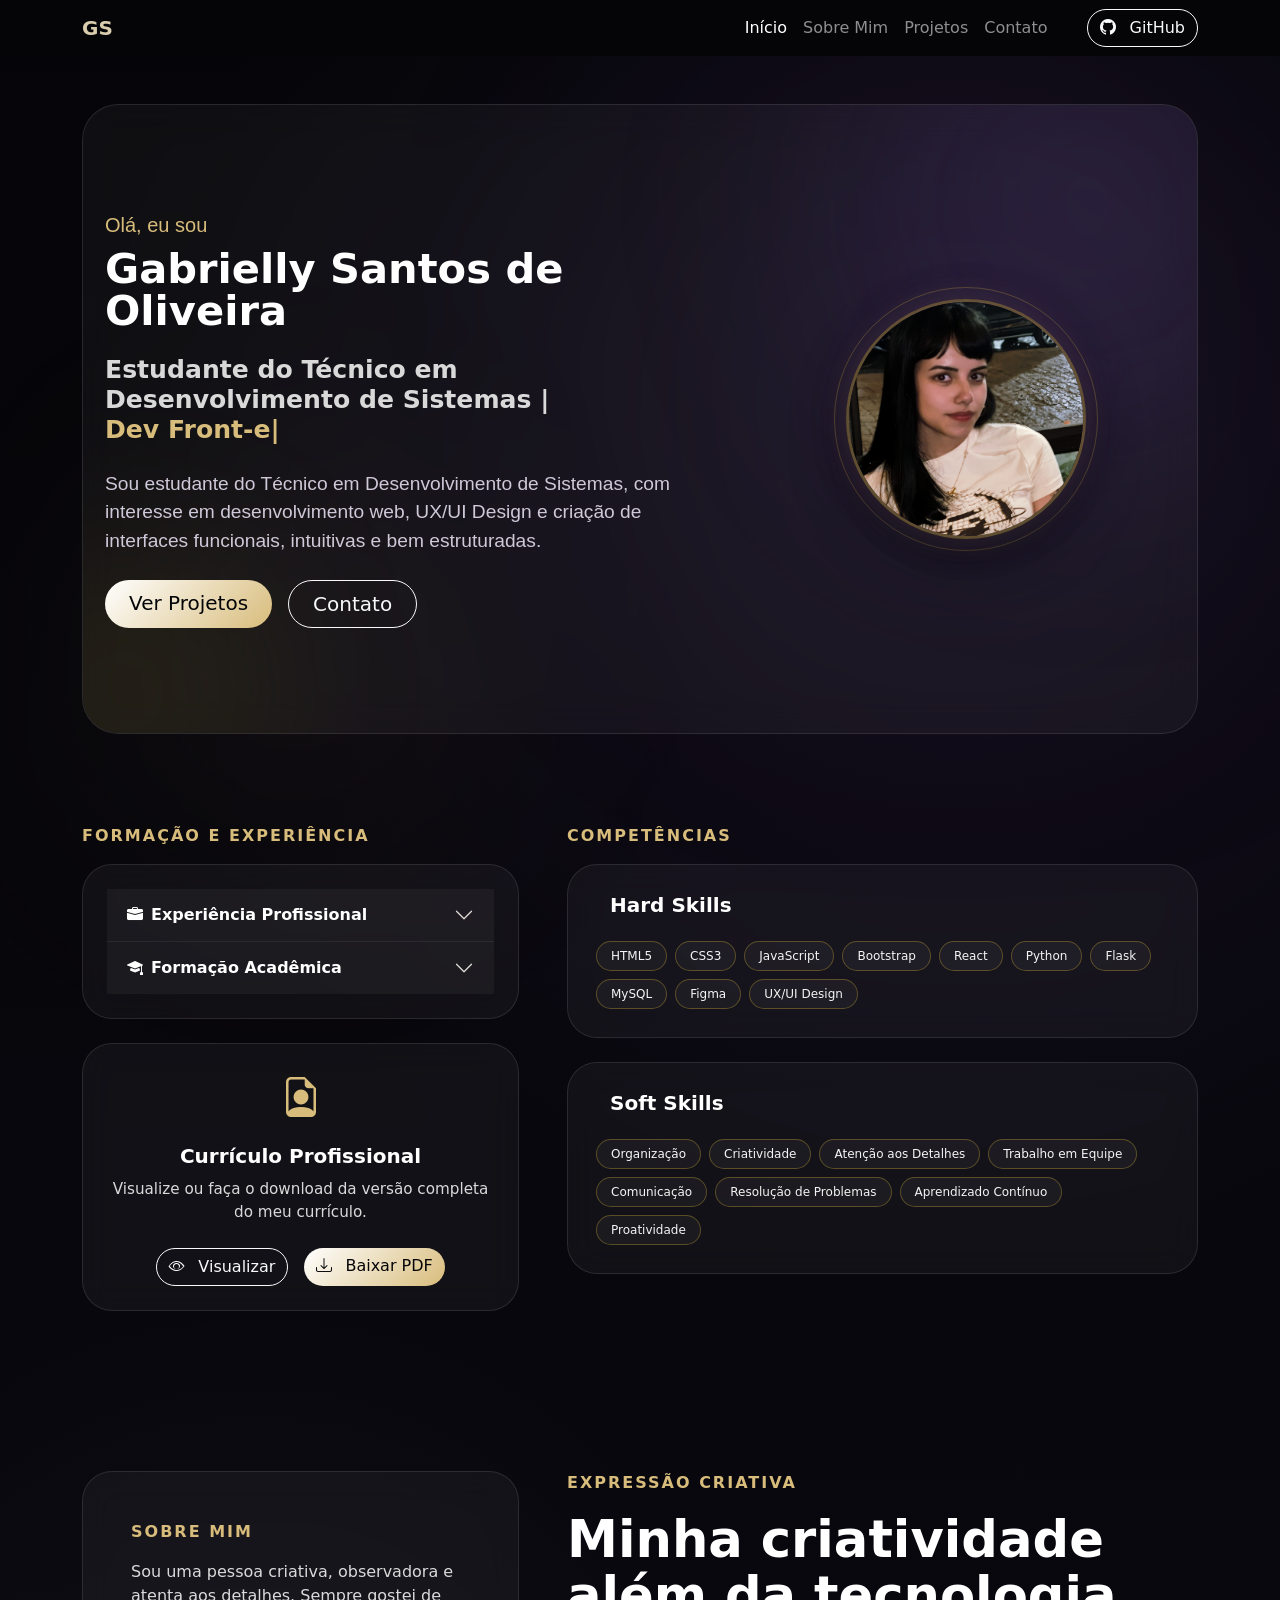
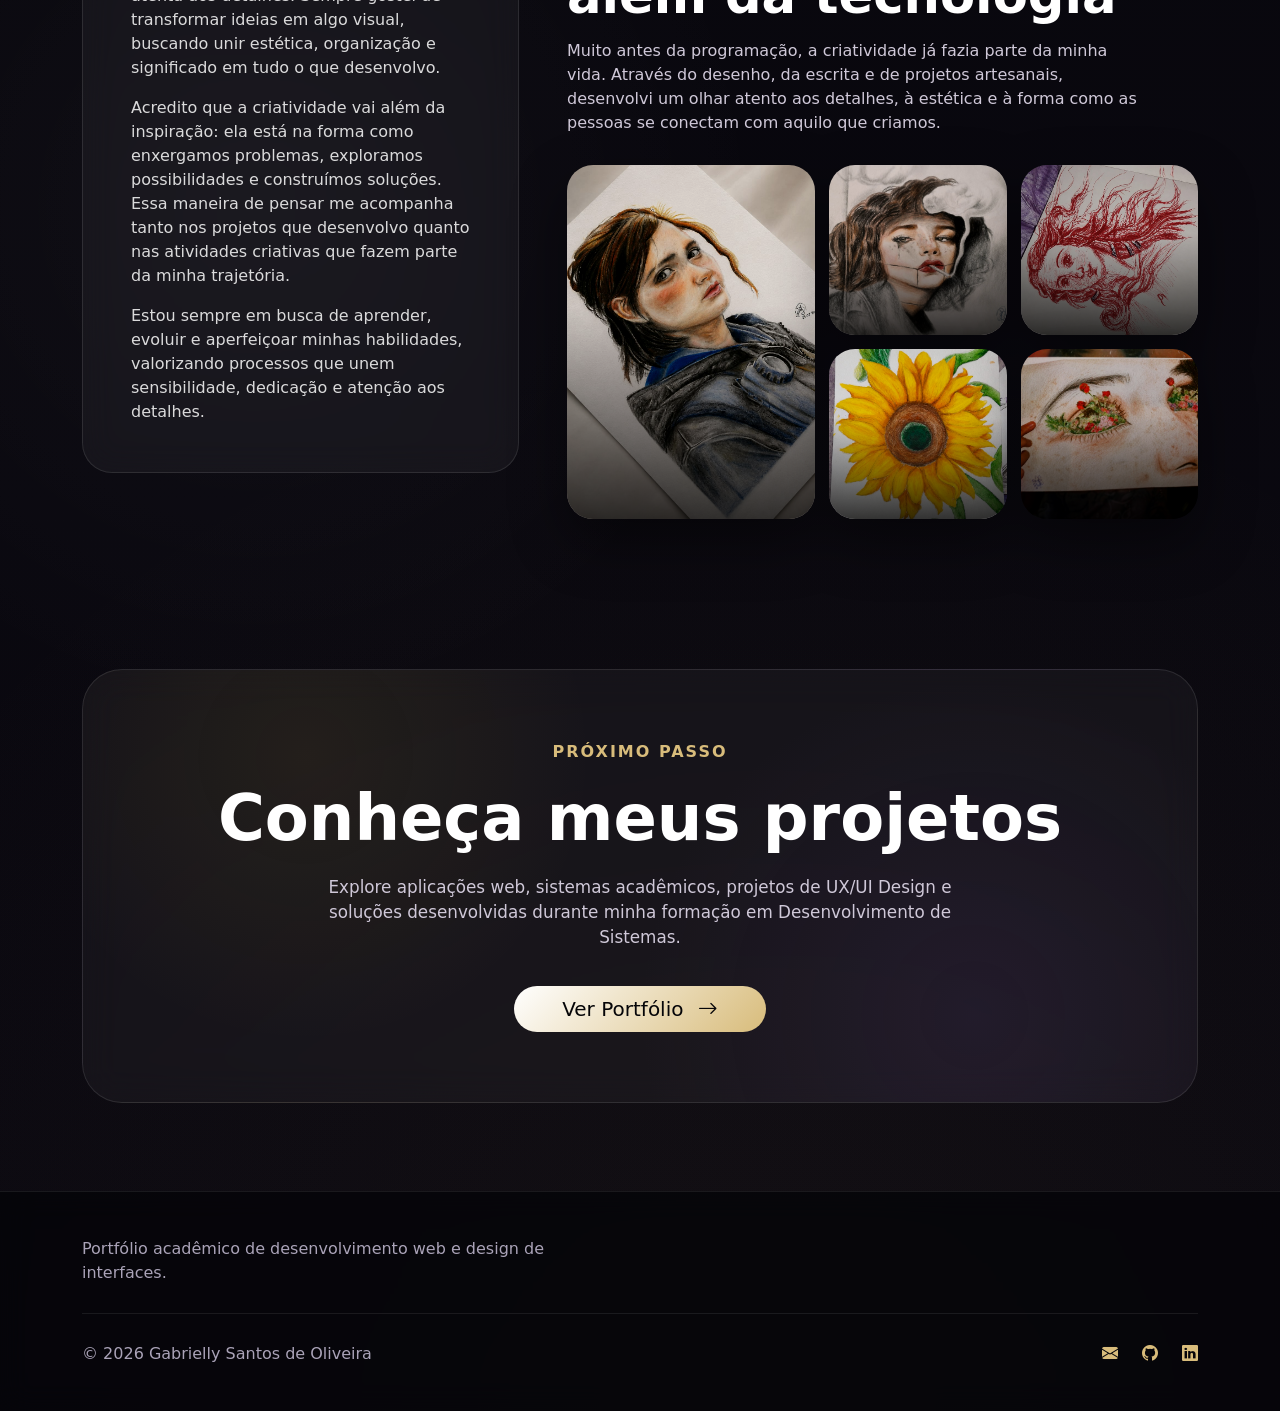
<file: index.html>
<!DOCTYPE html>
<html lang="pt-br">

<head>
  <meta charset="UTF-8">
  <meta name="viewport" content="width=device-width, initial-scale=1.0">
  <title>Início | Gabrielly Santos</title>
  <link href="https://cdn.jsdelivr.net/npm/bootstrap@5.3.3/dist/css/bootstrap.min.css" rel="stylesheet">
  <link href="https://cdn.jsdelivr.net/npm/bootstrap-icons/font/bootstrap-icons.css" rel="stylesheet">
  <link rel="stylesheet" href="css/style-index.css">
  <link rel="icon" href="assets/favicon.ico">
  <link rel="icon" type="image/png" sizes="32x32" href="assets/favicon-32x32.png">
  <link rel="icon" type="image/png" sizes="16x16" href="assets/favicon-16x16.png">
  <link rel="apple-touch-icon" href="assets/apple-touch-icon.png">
  <link rel="manifest" href="/site.webmanifest">
</head>

<body class="d-flex flex-column min-vh-100">

  <nav class="navbar navbar-expand-lg navbar-dark">
    <div class="container">
      <a class="navbar-brand fw-bold" href="index.html">GS</a>

      <button class="navbar-toggler" type="button" data-bs-toggle="collapse" data-bs-target="#menu">
        <span class="navbar-toggler-icon"></span>
      </button>

      <div class="collapse navbar-collapse" id="menu">
        <ul class="navbar-nav ms-auto align-items-lg-center">
          <li class="nav-item">
            <a class="nav-link active" href="index.html">Início</a>
          </li>

          <li class="nav-item">
            <a class="nav-link" href="#sobre">Sobre Mim</a>
          </li>

          <li class="nav-item">
            <a class="nav-link" href="portfolio.html">Projetos</a>
          </li>

          <li class="nav-item">
            <a class="nav-link" href="contato.html">Contato</a>
          </li>

          <li class="nav-item ms-lg-3">
          <li class="nav-item ms-lg-3">
            <a href="https://github.com/GabriellySantos00" target="_blank" class="btn btn-outline-light rounded-pill">
              <i class="bi bi-github me-2"></i>
              GitHub
            </a>
          </li>
        </ul>
      </div>
    </div>
  </nav>


  <main class="container my-5 flex-grow-1">


    <section id="topo" class="section-area hero-art p-5">
      <div class="row align-items-center g-5">

        <div class="col-lg-7">


          <p class="lead hero-intro mb-2">Olá, eu sou</p>

          <h1 class="hero-title">
            Gabrielly Santos de Oliveira
          </h1>

          <h3 class="mt-4 fw-bold hero-subtitle">
            Estudante do Técnico em<br>
            Desenvolvimento de Sistemas |
            <span class="typing-text"></span><span class="cursor">|</span>
          </h3>

          <p class="lead hero-text mt-4">
            Sou estudante do Técnico em Desenvolvimento de Sistemas, com interesse em desenvolvimento web,
            UX/UI Design e criação de interfaces funcionais, intuitivas e bem estruturadas.
          </p>

          <div class="d-flex gap-3 mt-4 flex-wrap">
            <a href="portfolio.html" class="btn btn-primary btn-lg rounded-pill px-4">
              Ver Projetos
            </a>

            <a href="contato.html" class="btn btn-outline-light btn-lg rounded-pill px-4">
              Contato
            </a>
          </div>
        </div>

        <div class="col-lg-5 text-center">
          <div class="profile-frame">
            <img src="assets/imagens/eu.jpg" class="img-fluid profile-img" alt="Foto de perfil">
          </div>
        </div>

      </div>
    </section>


    <section id="jornada" class="section-area profile-section">
      <div class="row align-items-start g-5">


        <div class="col-lg-5">

          <p class="hero-label text-uppercase">Formação e Experiência</p>


          <div class="card art-card">
            <div class="card-body p-4">

              <div class="accordion accordion-flush" id="accordionCurriculo">

                <div class="accordion-item">
                  <h2 class="accordion-header">
                    <button class="accordion-button collapsed fw-bold" type="button" data-bs-toggle="collapse"
                      data-bs-target="#experiencia">
                      <i class="bi bi-briefcase-fill me-2"></i>
                      Experiência Profissional
                    </button>
                  </h2>

                  <div id="experiencia" class="accordion-collapse collapse" data-bs-parent="#accordionCurriculo">
                    <div class="accordion-body">
                      <h5 class="fw-bold">Aprendiz em Logística — CAIO</h5>

                      <p class="text-muted mb-2">
                        2023 – 2024
                      </p>

                      <p class="text-muted">
                        Atuei por 2 anos na área de logística, realizando controle de materiais,
                        registros em sistema, organização de informações e análise de inconsistências.
                      </p>

                      <h5 class="fw-bold mt-4">Registro Empregatício — Usina São Manuel SA</h5>

                      <p class="text-muted mb-2">
                        2025 – Atual
                      </p>

                      <ul class="text-muted mb-0">
                        <li>Comprovação de assiduidade</li>
                        <li>Desenvolvimento front-end e back-end</li>
                        <li>Manipulação de banco de dados</li>
                        <li>Elaboração de projetos</li>
                      </ul>
                    </div>
                  </div>
                </div>

                <div class="accordion-item">
                  <h2 class="accordion-header">
                    <button class="accordion-button collapsed fw-bold" type="button" data-bs-toggle="collapse"
                      data-bs-target="#formacao">
                      <i class="bi bi-mortarboard-fill me-2"></i>
                      Formação Acadêmica
                    </button>
                  </h2>

                  <div id="formacao" class="accordion-collapse collapse" data-bs-parent="#accordionCurriculo">
                    <div class="accordion-body">
                      <h5 class="fw-bold">Técnico em Desenvolvimento de Sistemas</h5>

                      <p class="text-muted">SENAI — Em andamento</p>

                      <ul class="text-muted mb-0">
                        <li>Lógica de programação</li>
                        <li>Desenvolvimento web</li>
                        <li>Front-end e back-end</li>
                        <li>Banco de dados</li>
                        <li>UX/UI Design</li>
                      </ul>

                      <h5 class="fw-bold mt-4">Curso de Inglês - Nível Básico</h5>

                      <p class="text-muted">
                        NovaMicroWay — 2018
                      </p>

                      <ul class="text-muted mb-0">
                        <li>Leitura e interpretação de textos</li>
                        <li>Vocabulário e comunicação</li>
                        <li>Compreensão oral e escrita</li>
                      </ul>
                    </div>
                  </div>
                </div>

              </div>

            </div>
          </div>


          <div class="mt-4">
            <div class="card art-card curriculo-card">
              <div class="card-body p-4 text-center">

                <i class="bi bi-file-earmark-person fs-1 mb-3 d-block"></i>

                <h5 class="fw-bold">Currículo Profissional</h5>

                <p class="text-muted mb-4">
                  Visualize ou faça o download da versão completa do meu currículo.
                </p>

                <div class="d-flex justify-content-center gap-3 flex-wrap">
                  <a href="docs/gabrielly_oliveira_curriculo.pdf" target="_blank"
                    class="btn btn-outline-light rounded-pill">
                    <i class="bi bi-eye me-2"></i>
                    Visualizar
                  </a>

                  <a href="/gabrielly_oliveira_curriculo.pdf" download class="btn btn-primary rounded-pill">
                    <i class="bi bi-download me-2"></i>
                    Baixar PDF
                  </a>
                </div>

              </div>
            </div>
          </div>

        </div>


        <div class="col-lg-7">

          <p class="hero-label text-uppercase">Competências</p>



          <div class="skill-category-card mb-4">
            <div class="skill-category-title">
              <i class="bi"></i>
              <h5>Hard Skills</h5>
            </div>

            <div class="d-flex flex-wrap gap-2">
              <span class="badge">HTML5</span>
              <span class="badge">CSS3</span>
              <span class="badge">JavaScript</span>
              <span class="badge">Bootstrap</span>
              <span class="badge">React</span>
              <span class="badge">Python</span>
              <span class="badge">Flask</span>
              <span class="badge">MySQL</span>
              <span class="badge">Figma</span>
              <span class="badge">UX/UI Design</span>
            </div>
          </div>

          <div class="skill-category-card">
            <div class="skill-category-title">
              <i class="bi"></i>
              <h5>Soft Skills</h5>
            </div>

            <div class="d-flex flex-wrap gap-2">
              <span class="badge">Organização</span>
              <span class="badge">Criatividade</span>
              <span class="badge">Atenção aos Detalhes</span>
              <span class="badge">Trabalho em Equipe</span>
              <span class="badge">Comunicação</span>
              <span class="badge">Resolução de Problemas</span>
              <span class="badge">Aprendizado Contínuo</span>
              <span class="badge">Proatividade</span>
            </div>
          </div>

        </div>

      </div>
    </section>

    <section id="sobre" class="section-area about-section">
      <div class="row align-items-center g-5">


        <div class="col-lg-5">
          <div class="card art-card h-100">
            <div class="card-body p-4 p-lg-5">

              <p class="hero-label text-uppercase">
                Sobre mim
              </p>

              <p class="text-muted">
                Sou uma pessoa criativa, observadora e atenta aos detalhes. Sempre gostei de transformar ideias em algo
                visual, buscando unir estética, organização e significado em tudo o que desenvolvo.
              </p>

              <p class="text-muted">
                Acredito que a criatividade vai além da inspiração: ela está na forma como enxergamos problemas,
                exploramos possibilidades e construímos soluções. Essa maneira de pensar me acompanha tanto nos projetos
                que desenvolvo quanto nas atividades criativas que fazem parte da minha trajetória.
              </p>

              <p class="text-muted mb-0">
                Estou sempre em busca de aprender, evoluir e aperfeiçoar minhas habilidades, valorizando processos que
                unem sensibilidade, dedicação e atenção aos detalhes.
              </p>

            </div>
          </div>
        </div>

        <div class="col-lg-7">

          <p class="hero-label text-uppercase">Expressão Criativa</p>

          <h2 class="creative-heading">
            Minha criatividade<br>
            além da tecnologia
          </h2>

          <p class="creative-subtitle">
            Muito antes da programação, a criatividade já fazia parte da minha vida.
            Através do desenho, da escrita e de projetos artesanais, desenvolvi um olhar
            atento aos detalhes, à estética e à forma como as pessoas se conectam com aquilo que criamos.
          </p>

          <div class="creative-gallery-pro">

            <button class="art-preview art-main" data-bs-toggle="modal" data-bs-target="#modalArte1">
              <img src="assets/imagens/desenho1.jpg" alt="Desenho feito à mão">
              <span>Visualizar obra</span>
            </button>

            <button class="art-preview" data-bs-toggle="modal" data-bs-target="#modalArte2">
              <img src="assets/imagens/desenho2.jpg" alt="Desenho feito à mão">
              <span>Visualizar obra</span>
            </button>

            <button class="art-preview" data-bs-toggle="modal" data-bs-target="#modalArte3">
              <img src="assets/imagens/desenho3.jpg" alt="Desenho feito à mão">
              <span>Visualizar obra</span>
            </button>

            <button class="art-preview" data-bs-toggle="modal" data-bs-target="#modalArte4">
              <img src="assets/imagens/desenho4.jpg" alt="Desenho feito à mão">
              <span>Visualizar obra</span>
            </button>

            <button class="art-preview" data-bs-toggle="modal" data-bs-target="#modalArte5">
              <img src="assets/imagens/desenho5.jpg" alt="Desenho feito à mão">
              <span>Visualizar obra</span>
            </button>

          </div>
        </div>
      
      </div>
    </section>


    <section class="cta-projects">

      <div class="cta-card">

        <p class="hero-label text-uppercase">
          Próximo passo
        </p>

        <h2 class="cta-title">
          Conheça meus projetos
        </h2>

        <p class="cta-text">
          Explore aplicações web, sistemas acadêmicos, projetos de UX/UI Design
          e soluções desenvolvidas durante minha formação em Desenvolvimento de Sistemas.
        </p>

        <a href="portfolio.html" class="btn btn-primary btn-lg rounded-pill px-5">

          Ver Portfólio
          <i class="bi bi-arrow-right ms-2"></i>

        </a>

      </div>

    </section>

    <div class="modal fade" id="modalArte1" tabindex="-1">
      <div class="modal-dialog modal-dialog-centered modal-xl">
        <div class="modal-content art-modal">
          <button type="button" class="btn-close btn-close-white ms-auto m-3" data-bs-dismiss="modal"></button>
          <img src="assets/imagens/desenho1.jpg" alt="Desenho ampliado">
        </div>
      </div>
    </div>

    <div class="modal fade" id="modalArte2" tabindex="-1">
      <div class="modal-dialog modal-dialog-centered modal-xl">
        <div class="modal-content art-modal">
          <button type="button" class="btn-close btn-close-white ms-auto m-3" data-bs-dismiss="modal"></button>
          <img src="assets/imagens/desenho2.jpg" alt="Desenho ampliado">
        </div>
      </div>
    </div>

    <div class="modal fade" id="modalArte3" tabindex="-1">
      <div class="modal-dialog modal-dialog-centered modal-xl">
        <div class="modal-content art-modal">
          <button type="button" class="btn-close btn-close-white ms-auto m-3" data-bs-dismiss="modal"></button>
          <img src="assets/imagens/desenho3.jpg" alt="Desenho ampliado">
        </div>
      </div>
    </div>
    <div class="modal fade" id="modalArte4" tabindex="-1">
      <div class="modal-dialog modal-dialog-centered modal-xl">
        <div class="modal-content art-modal">
          <button type="button" class="btn-close btn-close-white ms-auto m-3" data-bs-dismiss="modal"></button>
          <img src="assets/imagens/desenho4.jpg" alt="Desenho ampliado">
        </div>
      </div>
    </div>
    <div class="modal fade" id="modalArte5" tabindex="-1">
      <div class="modal-dialog modal-dialog-centered modal-xl">
        <div class="modal-content art-modal">
          <button type="button" class="btn-close btn-close-white ms-auto m-3" data-bs-dismiss="modal"></button>
          <img src="assets/imagens/desenho5.jpg" alt="Desenho ampliado">
        </div>
      </div>
    </div>
  </main>



  <footer class="portfolio-footer mt-auto">
    <div class="container">
      <div class="row align-items-center g-4">

        <div class="col-md-6 text-center text-md-start">

          <p class="footer-subtitle mb-0">
            Portfólio acadêmico de desenvolvimento web e design de interfaces.
          </p>
        </div>



      </div>

      <div class="footer-divider"></div>

      <div class="d-flex flex-column flex-md-row justify-content-between align-items-center gap-3">

        <p class="footer-copy mb-0">
          © 2026 Gabrielly Santos de Oliveira
        </p>

        <div class="footer-social">

          <a href="mailto:gabby28.ap@gmail.com">
            <i class="bi bi-envelope-fill"></i>
          </a>

          <a href="https://github.com/GabriellySantos00">
            <i class="bi bi-github"></i>
          </a>

          <a href="https://www.linkedin.com/in/gabrielly--oliveira/">
            <i class="bi bi-linkedin"></i>
          </a>

        </div>

      </div>
    </div>
  </footer>


  <script src="https://cdn.jsdelivr.net/npm/bootstrap@5.3.3/dist/js/bootstrap.bundle.min.js"></script>
  <script src="js/script-index.js"></script>
</body>

</html>
</file>
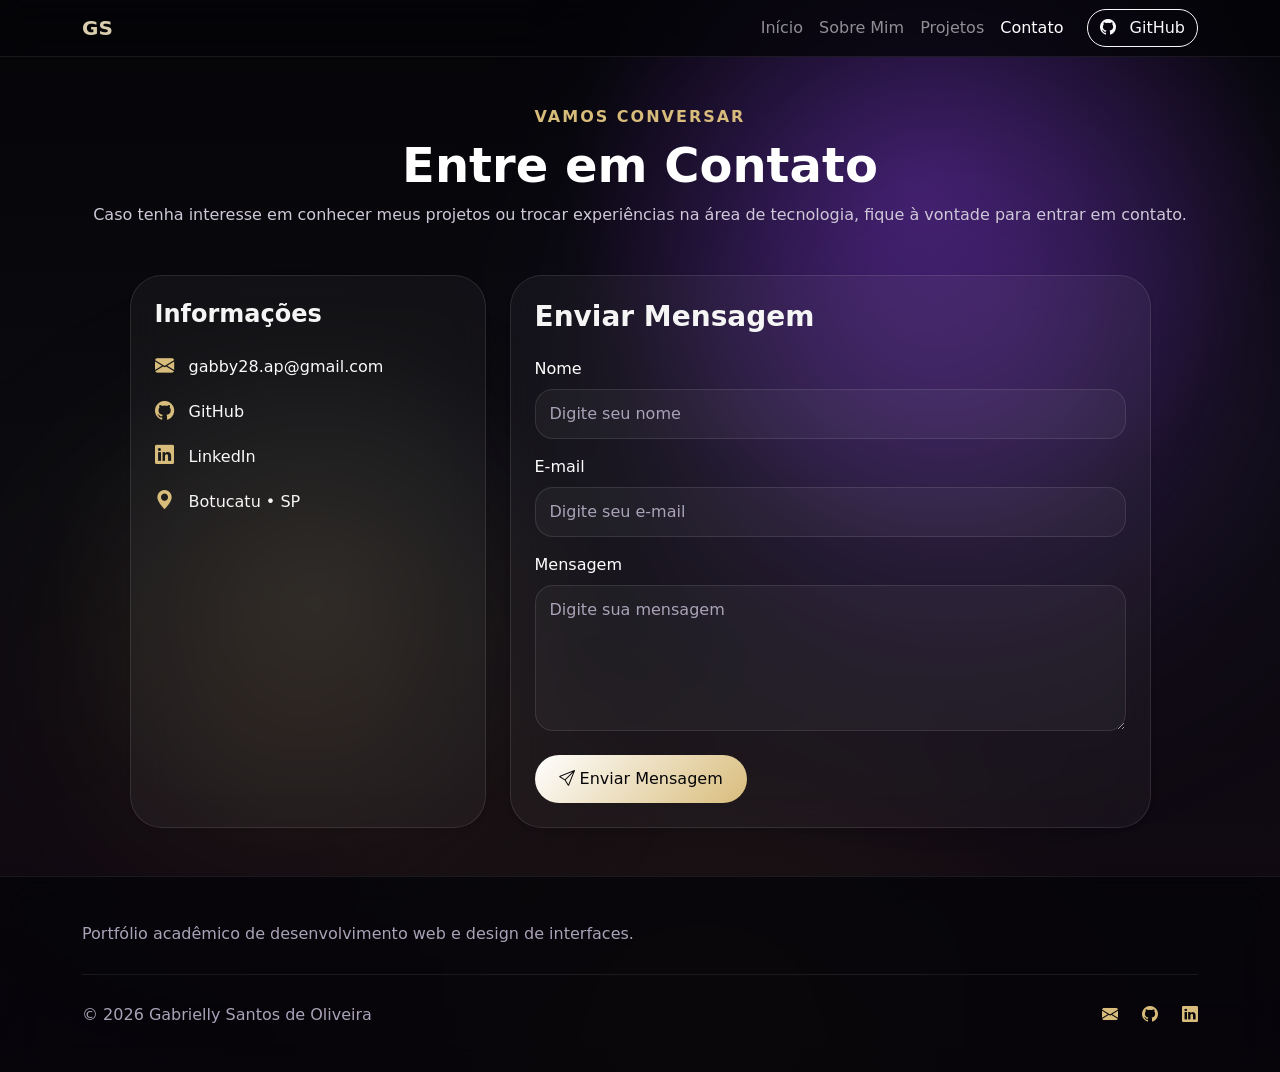
<file: contato.html>
<!DOCTYPE html>
<html lang="pt-br">

<head>
  <meta charset="UTF-8">
  <meta name="viewport" content="width=device-width, initial-scale=1.0">
  <title>Contato | Gabrielly Santos</title>

  <link href="https://cdn.jsdelivr.net/npm/bootstrap@5.3.3/dist/css/bootstrap.min.css" rel="stylesheet">
  <link href="https://cdn.jsdelivr.net/npm/bootstrap-icons/font/bootstrap-icons.css" rel="stylesheet">
  <link rel="icon" href="assets/favicon.ico">
  <link rel="icon" type="image/png" sizes="32x32" href="assets/favicon-32x32.png">
  <link rel="icon" type="image/png" sizes="16x16" href="assets/favicon-16x16.png">
  <link rel="apple-touch-icon" href="assets/apple-touch-icon.png">
  <link rel="manifest" href="/site.webmanifest">
  <style>
    body {
      background:
        radial-gradient(circle at 72% 18%, rgba(150, 70, 255, .28), transparent 28%),
        radial-gradient(circle at 25% 55%, rgba(255, 255, 255, .06), transparent 24%),
        radial-gradient(circle at 55% 100%, rgba(212, 175, 55, .08), transparent 35%),
        linear-gradient(180deg, #050508 0%, #0b0b10 45%, #120812 100%);

      color: #f5f5f5;
      min-height: 100vh;
      overflow-x: hidden;
    }

    body::before {
      content: "";
      position: fixed;
      width: 520px;
      height: 520px;
      top: 8%;
      right: 5%;
      background: rgba(150, 70, 255, .25);
      filter: blur(130px);
      border-radius: 50%;
      z-index: -1;
      animation: floatingLight 9s ease-in-out infinite alternate;
    }

    body::after {
      content: "";
      position: fixed;
      width: 380px;
      height: 380px;
      bottom: 5%;
      left: 8%;
      background: rgba(212, 175, 55, .10);
      filter: blur(120px);
      border-radius: 50%;
      z-index: -1;
      animation: floatingLight2 11s ease-in-out infinite alternate;
    }



    .navbar {
      background: rgba(5, 5, 8, .78) !important;
      backdrop-filter: blur(16px);
      border-bottom: 1px solid rgba(255, 255, 255, .08);
    }


    .contact-card {
      background: rgba(255, 255, 255, .045);

      border: 1px solid rgba(255, 255, 255, .10);

      backdrop-filter: blur(18px);

      border-radius: 32px;

      color: #f5f5f5;

      transition: .35s ease;

      animation: fadeUp .9s ease both;

      box-shadow:
        0 0 35px rgba(150, 70, 255, .10),
        0 25px 55px rgba(0, 0, 0, .38);
    }

    .contact-card:hover {
      transform: translateY(-6px);

      box-shadow:
        0 0 35px rgba(150, 70, 255, .18),
        0 25px 55px rgba(0, 0, 0, .38);
    }



    .contact-label {
      color: #d8bc7b;
      letter-spacing: 2px;
      font-weight: 600;
    }

    .page-title {
      color: #ffffff;
      font-weight: 800;
    }

    .text-muted {
      color: #cfc8d8 !important;
    }


    .contact-icon {
      color: #d8bc7b;
      font-size: 1.2rem;
      margin-right: 10px;
    }


    .form-label {
      color: #ffffff;
      font-weight: 500;
    }

    .form-control {
      background: rgba(255, 255, 255, .04);

      border: 1px solid rgba(255, 255, 255, .10);

      color: #f5f5f5;

      border-radius: 18px;

      padding: 12px 14px;

      transition: .3s;
    }

    .form-control:focus {
      background: rgba(255, 255, 255, .06);

      color: #ffffff;

      border-color: #d8bc7b;

      box-shadow:
        0 0 0 .2rem rgba(212, 175, 55, .15);
    }

    .form-control::placeholder {
      color: #aaa3b8;
    }

    textarea.form-control {
      min-height: 140px;
    }


    .btn-primary {
      background:
        linear-gradient(135deg,
          #ffffff,
          #d8bc7b);

      color: #050508;

      border: none;

      border-radius: 999px;

      padding: 12px 24px;

      transition: .3s;
    }

    .btn-primary:hover {
      background:
        linear-gradient(135deg,
          #d8bc7b,
          #b68b42);

      color: #050508;

      transform: translateY(-3px);

      box-shadow:
        0 0 25px rgba(212, 175, 55, .28);
    }


    .contact-card a {
      color: #f5f5f5;
      text-decoration: none;
      transition: .3s;
    }

    .contact-card a:hover {
      color: #d8bc7b;
    }

    .portfolio-footer {
      margin-top: 90px;

      padding: 45px 0;

      background: rgba(5, 5, 8, .78);

      border-top: 1px solid rgba(255, 255, 255, .08);

      backdrop-filter: blur(14px);
    }

    .footer-subtitle,
    .footer-copy {
      color: #aaa3b8;
    }

    .footer-divider {
      height: 1px;

      background: rgba(255, 255, 255, .08);

      margin: 28px 0;
    }

    .footer-social {
      display: flex;
      gap: 24px;
      flex-wrap: wrap;
    }

    .footer-social a {
      color: #d8bc7b;

      text-decoration: none;

      transition: .3s;

      display: flex;
      align-items: center;
      gap: 8px;
    }

    .footer-social a:hover {
      color: #ffffff;
      transform: translateY(-3px);
    }


    @keyframes floatingLight {
      from {
        transform: translate(0, 0) scale(1);
      }

      to {
        transform: translate(-80px, 60px) scale(1.15);
      }
    }

    @keyframes floatingLight2 {
      from {
        transform: translate(0, 0) scale(1);
      }

      to {
        transform: translate(70px, -50px) scale(1.1);
      }
    }

    @keyframes fadeUp {
      from {
        opacity: 0;
        transform: translateY(28px);
      }

      to {
        opacity: 1;
        transform: translateY(0);
      }
    }

    .navbar-brand {
      color: #f1e2c0e7 !important;
    }

    /* TABLET */
    @media (max-width: 992px) {

      main.container {
        padding-inline: 20px;
      }

      .page-title {
        font-size: 2.5rem;
      }

      .contact-card {
        border-radius: 24px;
      }

      .portfolio-footer {
        margin-top: 60px;
      }
    }

    /* CELULAR */
    @media (max-width: 576px) {

      main.container {
        margin-top: 30px !important;
        padding-inline: 16px;
      }

      .contact-label {
        font-size: .8rem;
        letter-spacing: 1.5px;
      }

      .page-title {
        font-size: 2rem;
      }

      .text-muted {
        font-size: .95rem;
      }

      .contact-card {
        border-radius: 22px;
      }

      .contact-card .card-body {
        padding: 22px !important;
      }

      .contact-card h3,
      .contact-card h4 {
        font-size: 1.3rem;
      }

      .form-control {
        font-size: 16px;
      }

      .btn-primary {
        width: 100%;
        justify-content: center;
      }

      .footer-social {
        justify-content: center;
      }

      .footer-copy,
      .footer-subtitle {
        text-align: center;
      }
    }
  </style>
</head>

<body class="d-flex flex-column min-vh-100">

  <nav class="navbar navbar-expand-lg navbar-dark bg-dark">
    <div class="container">
      <a class="navbar-brand fw-bold" href="index.html">GS</a>

      <button class="navbar-toggler" type="button" data-bs-toggle="collapse" data-bs-target="#menu">
        <span class="navbar-toggler-icon"></span>
      </button>

      <div class="collapse navbar-collapse" id="menu">
        <ul class="navbar-nav ms-auto align-items-lg-center">
          <li class="nav-item">
            <a class="nav-link" href="index.html">Início</a>
          </li>

          <li class="nav-item">
            <a class="nav-link" href="index.html#sobre">
              Sobre Mim
            </a>
          </li>

          <li class="nav-item">
            <a class="nav-link" href="portfolio.html">Projetos</a>
          </li>

          <li class="nav-item">
            <a class="nav-link active" href="contato.html">Contato</a>
          </li>

          <li class="nav-item ms-lg-3">
            <a href="https://github.com/GabriellySantos00" target="_blank" class="btn btn-outline-light rounded-pill">

              <i class="bi bi-github me-2"></i>
              GitHub

            </a>
          </li>
        </ul>
      </div>
    </div>
  </nav>

  <main class="container my-5 flex-grow-1">

    <div class="text-center mb-5">
      <p class="contact-label text-uppercase mb-2">
        Vamos conversar
      </p>

      <h1 class="page-title display-5 fw-bold">
        Entre em Contato
      </h1>

      <p class="text-muted">
        Caso tenha interesse em conhecer meus projetos ou trocar experiências na área de tecnologia, fique à vontade
        para entrar em contato.
      </p>
    </div>

    <div class="row g-4 justify-content-center">

      <div class="col-lg-4">
        <div class="card contact-card shadow-sm h-100">
          <div class="card-body p-4">

            <h4 class="fw-bold mb-4">Informações</h4>

            <p class="mb-3">
              <a href="mailto:gabby28.ap@gmail.com" class="text-decoration-none text-light">
                <i class="bi bi-envelope-fill contact-icon"></i>
                gabby28.ap@gmail.com
              </a>
            </p>

            <p class="mb-3">
              <a href="https://github.com/GabriellySantos00" target="_blank" class="text-decoration-none text-light">
                <i class="bi bi-github contact-icon"></i>
                GitHub
              </a>
            </p>

            <p class="mb-3">
              <a href="https://www.linkedin.com/in/gabrielly--oliveira/" target="_blank"
                class="text-decoration-none text-light">
                <i class="bi bi-linkedin contact-icon"></i>
                LinkedIn
              </a>
            </p>

            <p class="mb-0">
              <i class="bi bi-geo-alt-fill contact-icon"></i>
              Botucatu • SP
            </p>
          </div>
        </div>
      </div>

      <div class="col-lg-7">
        <div class="card contact-card shadow-sm">
          <div class="card-body p-4">

            <h3 class="fw-bold mb-4">Enviar Mensagem</h3>

            <form action="https://formsubmit.co/gabby28.ap@gmail.com" method="POST">

              <input type="hidden" name="_subject" value="Nova mensagem pelo portfólio">
              <input type="hidden" name="_captcha" value="false">
              <input type="hidden" name="_template" value="table">

              <div class="mb-3">
                <label class="form-label">Nome</label>
                <input type="text" class="form-control" name="nome" placeholder="Digite seu nome" required>
              </div>

              <div class="mb-3">
                <label class="form-label">E-mail</label>
                <input type="email" class="form-control" name="email" placeholder="Digite seu e-mail" required>
              </div>

              <div class="mb-4">
                <label class="form-label">Mensagem</label>
                <textarea class="form-control" name="mensagem" rows="5" placeholder="Digite sua mensagem"
                  required></textarea>
              </div>

              <button type="submit" class="btn btn-primary">
                <i class="bi bi-send"></i> Enviar Mensagem
              </button>

            </form>

          </div>
        </div>
      </div>

    </div>

  </main>

  <footer class="portfolio-footer mt-auto">
    <div class="container">

      <p class="footer-subtitle mb-0 text-center text-md-start">
        Portfólio acadêmico de desenvolvimento web e design de interfaces.
      </p>

      <div class="footer-divider"></div>

      <div class="d-flex flex-column flex-md-row justify-content-between align-items-center gap-3">

        <p class="footer-copy mb-0">
          © 2026 Gabrielly Santos de Oliveira
        </p>

        <div class="footer-social">
          <a href="mailto:gabby28.ap@gmail.com">
            <i class="bi bi-envelope-fill"></i>
          </a>

          <a href="https://github.com/GabriellySantos00">
            <i class="bi bi-github"></i>
          </a>

          <a href="https://www.linkedin.com/in/gabrielly--oliveira/">
            <i class="bi bi-linkedin"></i>
          </a>
        </div>

      </div>
    </div>
  </footer>

  <script src="https://cdn.jsdelivr.net/npm/bootstrap@5.3.3/dist/js/bootstrap.bundle.min.js"></script>

</body>

</html>
</file>
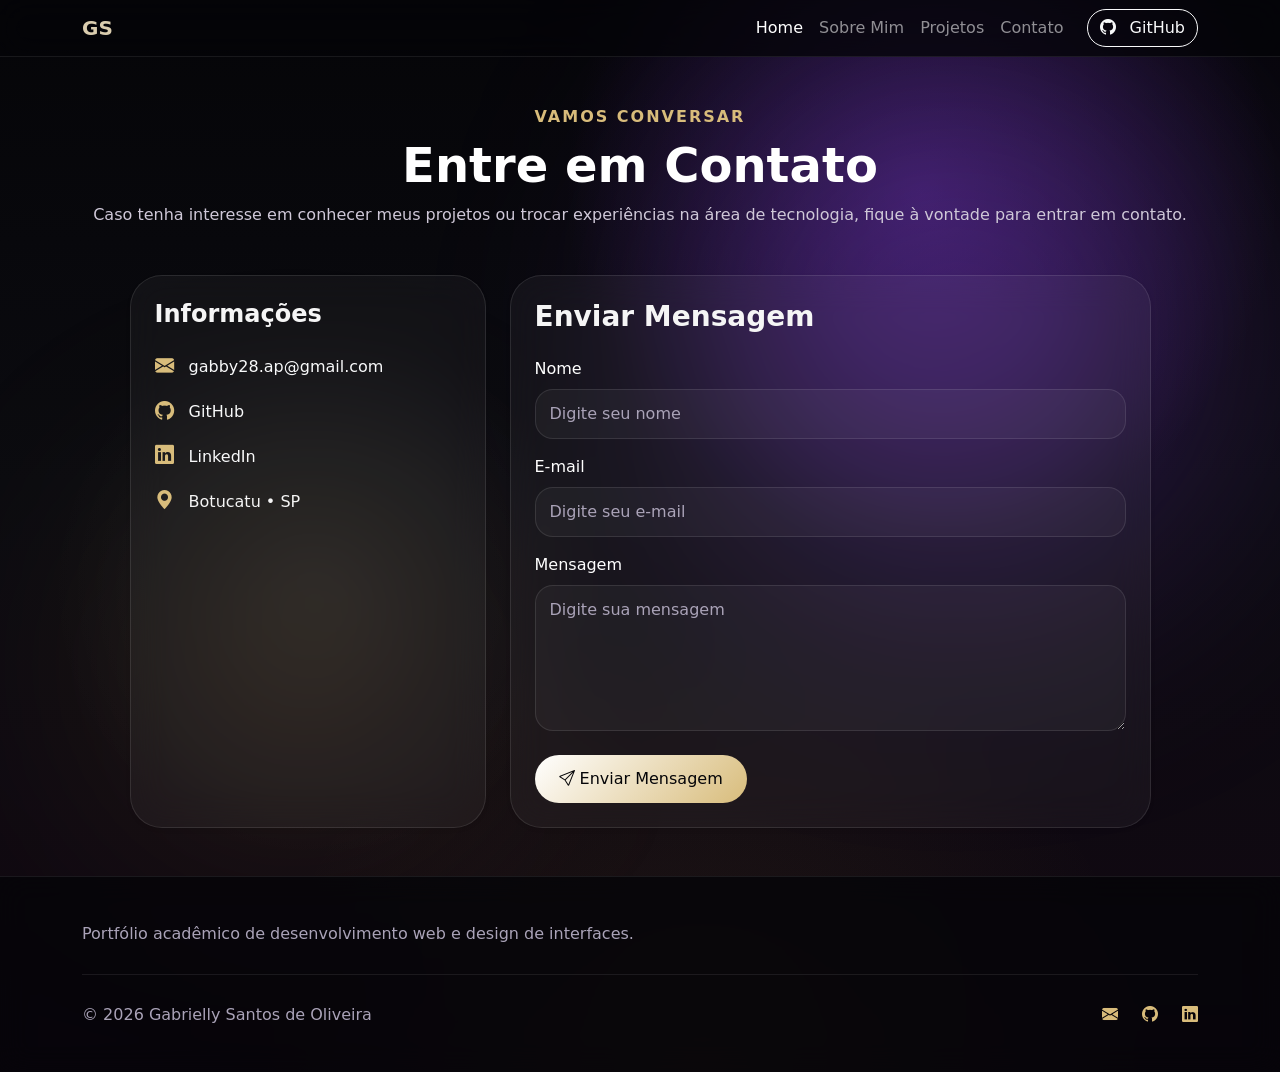
<file: cvonline/contato.html>
<!DOCTYPE html>
<html lang="pt-br">

<head>
  <meta charset="UTF-8">
  <meta name="viewport" content="width=device-width, initial-scale=1.0">
  <title>Contato | Meu Portfólio</title>

  <link href="https://cdn.jsdelivr.net/npm/bootstrap@5.3.3/dist/css/bootstrap.min.css" rel="stylesheet">
  <link href="https://cdn.jsdelivr.net/npm/bootstrap-icons/font/bootstrap-icons.css" rel="stylesheet">

  <style>
    body {
      background:
        radial-gradient(circle at 72% 18%, rgba(150, 70, 255, .28), transparent 28%),
        radial-gradient(circle at 25% 55%, rgba(255, 255, 255, .06), transparent 24%),
        radial-gradient(circle at 55% 100%, rgba(212, 175, 55, .08), transparent 35%),
        linear-gradient(180deg, #050508 0%, #0b0b10 45%, #120812 100%);

      color: #f5f5f5;
      min-height: 100vh;
      overflow-x: hidden;
    }

    body::before {
      content: "";
      position: fixed;
      width: 520px;
      height: 520px;
      top: 8%;
      right: 5%;
      background: rgba(150, 70, 255, .25);
      filter: blur(130px);
      border-radius: 50%;
      z-index: -1;
      animation: floatingLight 9s ease-in-out infinite alternate;
    }

    body::after {
      content: "";
      position: fixed;
      width: 380px;
      height: 380px;
      bottom: 5%;
      left: 8%;
      background: rgba(212, 175, 55, .10);
      filter: blur(120px);
      border-radius: 50%;
      z-index: -1;
      animation: floatingLight2 11s ease-in-out infinite alternate;
    }



    .navbar {
      background: rgba(5, 5, 8, .78) !important;
      backdrop-filter: blur(16px);
      border-bottom: 1px solid rgba(255, 255, 255, .08);
    }


    .contact-card {
      background: rgba(255, 255, 255, .045);

      border: 1px solid rgba(255, 255, 255, .10);

      backdrop-filter: blur(18px);

      border-radius: 32px;

      color: #f5f5f5;

      transition: .35s ease;

      animation: fadeUp .9s ease both;

      box-shadow:
        0 0 35px rgba(150, 70, 255, .10),
        0 25px 55px rgba(0, 0, 0, .38);
    }

    .contact-card:hover {
      transform: translateY(-6px);

      box-shadow:
        0 0 35px rgba(150, 70, 255, .18),
        0 25px 55px rgba(0, 0, 0, .38);
    }



    .contact-label {
      color: #d8bc7b;
      letter-spacing: 2px;
      font-weight: 600;
    }

    .page-title {
      color: #ffffff;
      font-weight: 800;
    }

    .text-muted {
      color: #cfc8d8 !important;
    }


    .contact-icon {
      color: #d8bc7b;
      font-size: 1.2rem;
      margin-right: 10px;
    }


    .form-label {
      color: #ffffff;
      font-weight: 500;
    }

    .form-control {
      background: rgba(255, 255, 255, .04);

      border: 1px solid rgba(255, 255, 255, .10);

      color: #f5f5f5;

      border-radius: 18px;

      padding: 12px 14px;

      transition: .3s;
    }

    .form-control:focus {
      background: rgba(255, 255, 255, .06);

      color: #ffffff;

      border-color: #d8bc7b;

      box-shadow:
        0 0 0 .2rem rgba(212, 175, 55, .15);
    }

    .form-control::placeholder {
      color: #aaa3b8;
    }

    textarea.form-control {
      min-height: 140px;
    }


    .btn-primary {
      background:
        linear-gradient(135deg,
          #ffffff,
          #d8bc7b);

      color: #050508;

      border: none;

      border-radius: 999px;

      padding: 12px 24px;

      transition: .3s;
    }

    .btn-primary:hover {
      background:
        linear-gradient(135deg,
          #d8bc7b,
          #b68b42);

      color: #050508;

      transform: translateY(-3px);

      box-shadow:
        0 0 25px rgba(212, 175, 55, .28);
    }


    .contact-card a {
      color: #f5f5f5;
      text-decoration: none;
      transition: .3s;
    }

    .contact-card a:hover {
      color: #d8bc7b;
    }

    .portfolio-footer {
      margin-top: 90px;

      padding: 45px 0;

      background: rgba(5, 5, 8, .78);

      border-top: 1px solid rgba(255, 255, 255, .08);

      backdrop-filter: blur(14px);
    }

    .footer-subtitle,
    .footer-copy {
      color: #aaa3b8;
    }

    .footer-divider {
      height: 1px;

      background: rgba(255, 255, 255, .08);

      margin: 28px 0;
    }

    .footer-social {
      display: flex;
      gap: 24px;
      flex-wrap: wrap;
    }

    .footer-social a {
      color: #d8bc7b;

      text-decoration: none;

      transition: .3s;

      display: flex;
      align-items: center;
      gap: 8px;
    }

    .footer-social a:hover {
      color: #ffffff;
      transform: translateY(-3px);
    }


    @keyframes floatingLight {
      from {
        transform: translate(0, 0) scale(1);
      }

      to {
        transform: translate(-80px, 60px) scale(1.15);
      }
    }

    @keyframes floatingLight2 {
      from {
        transform: translate(0, 0) scale(1);
      }

      to {
        transform: translate(70px, -50px) scale(1.1);
      }
    }

    @keyframes fadeUp {
      from {
        opacity: 0;
        transform: translateY(28px);
      }

      to {
        opacity: 1;
        transform: translateY(0);
      }
    }

    .navbar-brand {
      color: #f1e2c0e7 !important;
    }

    /* TABLET */
    @media (max-width: 992px) {

      main.container {
        padding-inline: 20px;
      }

      .page-title {
        font-size: 2.5rem;
      }

      .contact-card {
        border-radius: 24px;
      }

      .portfolio-footer {
        margin-top: 60px;
      }
    }

    /* CELULAR */
    @media (max-width: 576px) {

      main.container {
        margin-top: 30px !important;
        padding-inline: 16px;
      }

      .contact-label {
        font-size: .8rem;
        letter-spacing: 1.5px;
      }

      .page-title {
        font-size: 2rem;
      }

      .text-muted {
        font-size: .95rem;
      }

      .contact-card {
        border-radius: 22px;
      }

      .contact-card .card-body {
        padding: 22px !important;
      }

      .contact-card h3,
      .contact-card h4 {
        font-size: 1.3rem;
      }

      .form-control {
        font-size: 16px;
      }

      .btn-primary {
        width: 100%;
        justify-content: center;
      }

      .footer-social {
        justify-content: center;
      }

      .footer-copy,
      .footer-subtitle {
        text-align: center;
      }
    }
  </style>
</head>

<body class="d-flex flex-column min-vh-100">

  <nav class="navbar navbar-expand-lg navbar-dark bg-dark">
    <div class="container">
      <a class="navbar-brand fw-bold" href="/cvonline/index.html">GS</a>

      <button class="navbar-toggler" type="button" data-bs-toggle="collapse" data-bs-target="#menu">
        <span class="navbar-toggler-icon"></span>
      </button>

      <div class="collapse navbar-collapse" id="menu">
        <ul class="navbar-nav ms-auto align-items-lg-center">
          <li class="nav-item">
            <a class="nav-link active" href="/cvonline/index.html">Home</a>
          </li>

          <li class="nav-item">
            <a class="nav-link" href="/cvonline/index.html#sobre">
              Sobre Mim
            </a>
          </li>

          <li class="nav-item">
            <a class="nav-link" href="/cvonline/portfolio.html">Projetos</a>
          </li>

          <li class="nav-item">
            <a class="nav-link" href="/cvonline/contato.html">Contato</a>
          </li>

          <li class="nav-item ms-lg-3">
            <a href="https://github.com/GabriellySantos00" target="_blank" class="btn btn-outline-light rounded-pill">

              <i class="bi bi-github me-2"></i>
              GitHub

            </a>
          </li>
        </ul>
      </div>
    </div>
  </nav>

  <main class="container my-5 flex-grow-1">

    <div class="text-center mb-5">
      <p class="contact-label text-uppercase mb-2">
        Vamos conversar
      </p>

      <h1 class="page-title display-5 fw-bold">
        Entre em Contato
      </h1>

      <p class="text-muted">
        Caso tenha interesse em conhecer meus projetos ou trocar experiências na área de tecnologia, fique à vontade
        para entrar em contato.
      </p>
    </div>

    <div class="row g-4 justify-content-center">

      <div class="col-lg-4">
        <div class="card contact-card shadow-sm h-100">
          <div class="card-body p-4">

            <h4 class="fw-bold mb-4">Informações</h4>

            <p class="mb-3">
              <a href="mailto:gabby28.ap@gmail.com" class="text-decoration-none text-light">
                <i class="bi bi-envelope-fill contact-icon"></i>
                gabby28.ap@gmail.com
              </a>
            </p>

            <p class="mb-3">
              <a href="https://github.com/GabriellySantos00" target="_blank" class="text-decoration-none text-light">
                <i class="bi bi-github contact-icon"></i>
                GitHub
              </a>
            </p>

            <p class="mb-3">
              <a href="https://www.linkedin.com/in/gabrielly--oliveira/" target="_blank"
                class="text-decoration-none text-light">
                <i class="bi bi-linkedin contact-icon"></i>
                LinkedIn
              </a>
            </p>

            <p class="mb-0">
              <i class="bi bi-geo-alt-fill contact-icon"></i>
              Botucatu • SP
            </p>
          </div>
        </div>
      </div>

      <div class="col-lg-7">
        <div class="card contact-card shadow-sm">
          <div class="card-body p-4">

            <h3 class="fw-bold mb-4">Enviar Mensagem</h3>

            <form action="https://formsubmit.co/gabby28.ap@gmail.com" method="POST">

              <input type="hidden" name="_subject" value="Nova mensagem pelo portfólio">
              <input type="hidden" name="_captcha" value="false">
              <input type="hidden" name="_template" value="table">

              <div class="mb-3">
                <label class="form-label">Nome</label>
                <input type="text" class="form-control" name="nome" placeholder="Digite seu nome" required>
              </div>

              <div class="mb-3">
                <label class="form-label">E-mail</label>
                <input type="email" class="form-control" name="email" placeholder="Digite seu e-mail" required>
              </div>

              <div class="mb-4">
                <label class="form-label">Mensagem</label>
                <textarea class="form-control" name="mensagem" rows="5" placeholder="Digite sua mensagem"
                  required></textarea>
              </div>

              <button type="submit" class="btn btn-primary">
                <i class="bi bi-send"></i> Enviar Mensagem
              </button>

            </form>

          </div>
        </div>
      </div>

    </div>

  </main>

  <footer class="portfolio-footer mt-auto">
    <div class="container">

      <p class="footer-subtitle mb-0 text-center text-md-start">
        Portfólio acadêmico de desenvolvimento web e design de interfaces.
      </p>

      <div class="footer-divider"></div>

      <div class="d-flex flex-column flex-md-row justify-content-between align-items-center gap-3">

        <p class="footer-copy mb-0">
          © 2026 Gabrielly Santos de Oliveira
        </p>

        <div class="footer-social">
          <a href="mailto:gabby28.ap@gmail.com">
            <i class="bi bi-envelope-fill"></i>
          </a>

          <a href="https://github.com/GabriellySantos00">
            <i class="bi bi-github"></i>
          </a>

          <a href="https://www.linkedin.com/in/gabrielly--oliveira/">
            <i class="bi bi-linkedin"></i>
          </a>
        </div>

      </div>
    </div>
  </footer>

  <script src="https://cdn.jsdelivr.net/npm/bootstrap@5.3.3/dist/js/bootstrap.bundle.min.js"></script>

</body>

</html>
</file>
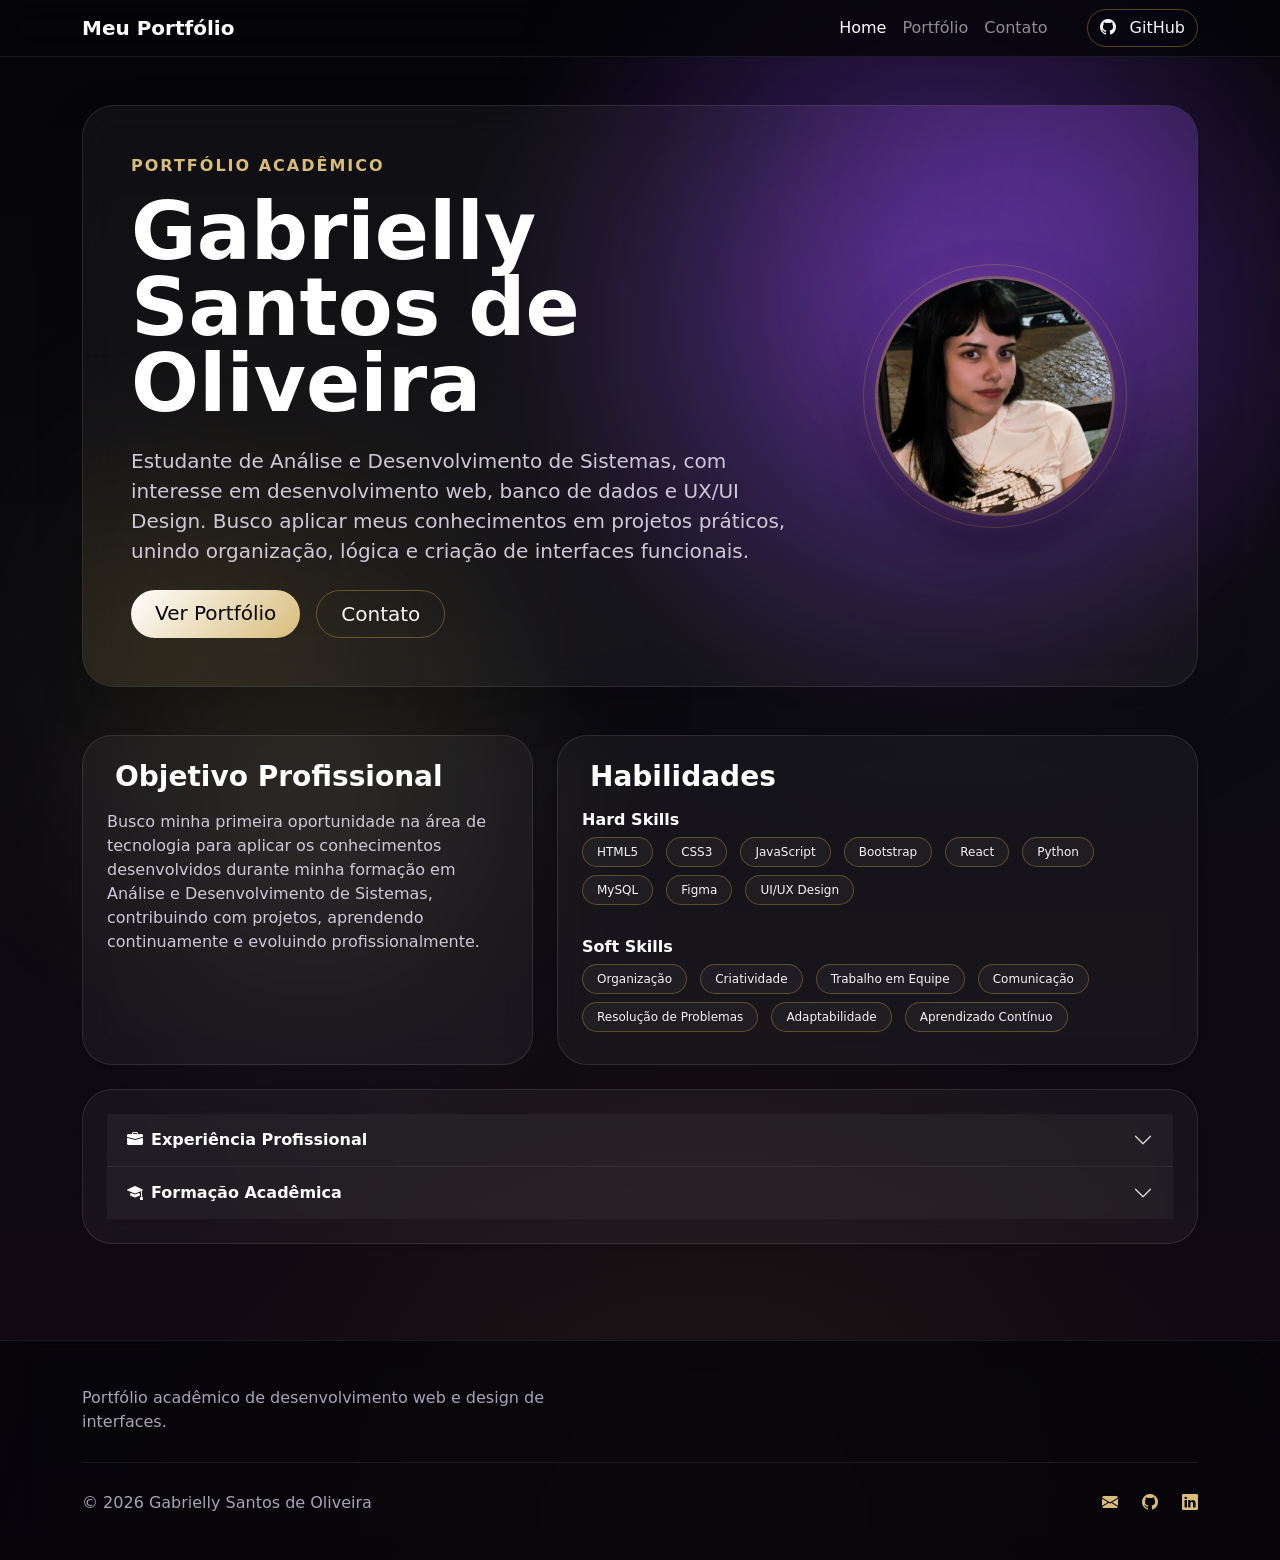
<file: cvonline/inicial.html>
<!DOCTYPE html>
<html lang="pt-br">

<head>
  <meta charset="UTF-8">
  <meta name="viewport" content="width=device-width, initial-scale=1.0">
  <title>Meu Portfólio</title>

  <link href="https://cdn.jsdelivr.net/npm/bootstrap@5.3.3/dist/css/bootstrap.min.css" rel="stylesheet">
  <link href="https://cdn.jsdelivr.net/npm/bootstrap-icons/font/bootstrap-icons.css" rel="stylesheet">
</head>

<style>
body {
  background:
    radial-gradient(circle at 72% 18%, rgba(150, 70, 255, .28), transparent 28%),
    radial-gradient(circle at 25% 55%, rgba(255, 255, 255, .06), transparent 24%),
    radial-gradient(circle at 55% 100%, rgba(212, 175, 55, .08), transparent 35%),
    linear-gradient(180deg, #050508 0%, #0b0b10 45%, #120812 100%);
  color: #f5f5f5;
  min-height: 100vh;
  overflow-x: hidden;
}

/* LUZES FLUIDAS */
body::before {
  content: "";
  position: fixed;
  width: 520px;
  height: 520px;
  top: 8%;
  right: 5%;
  background: rgba(150, 70, 255, .25);
  filter: blur(130px);
  border-radius: 50%;
  z-index: -1;
  animation: floatingLight 9s ease-in-out infinite alternate;
}

body::after {
  content: "";
  position: fixed;
  width: 380px;
  height: 380px;
  bottom: 5%;
  left: 8%;
  background: rgba(212, 175, 55, .10);
  filter: blur(120px);
  border-radius: 50%;
  z-index: -1;
  animation: floatingLight2 11s ease-in-out infinite alternate;
}

/* NAVBAR */
.navbar {
  background: rgba(5, 5, 8, .78) !important;
  backdrop-filter: blur(16px);
  border-bottom: 1px solid rgba(255, 255, 255, .08);
}

/* HERO */
.hero-art {
  background: rgba(255, 255, 255, .045);
  border: 1px solid rgba(255, 255, 255, .10);
  backdrop-filter: blur(18px);
  border-radius: 36px;
  position: relative;
  overflow: hidden;
  animation: fadeUp .9s ease both;
}

.hero-art::before {
  content: "";
  position: absolute;
  width: 460px;
  height: 460px;
  right: -120px;
  top: -130px;
  border-radius: 50%;
  background: rgba(150, 70, 255, .28);
  filter: blur(115px);
  animation: pulseGlow 5s ease-in-out infinite alternate;
}

.hero-art::after {
  content: "";
  position: absolute;
  width: 280px;
  height: 280px;
  left: -100px;
  bottom: -100px;
  border-radius: 50%;
  background: rgba(212, 175, 55, .10);
  filter: blur(90px);
}

.hero-art * {
  position: relative;
  z-index: 2;
}

.hero-label {
  color: #d8bc7b;
  letter-spacing: 2px;
  font-weight: 600;
}

.hero-title {
  color: #ffffff;
  font-size: clamp(3rem, 7vw, 5rem);
  font-weight: 800;
  line-height: .95;
}

.hero-text,
.text-muted {
  color: #cfc8d8 !important;
}

/* FOTO */
.profile-frame {
  display: inline-block;
  position: relative;
  animation: floatImg 4s ease-in-out infinite;
}

.profile-frame::before {
  content: "";
  position: absolute;
  inset: -12px;
  border-radius: 50%;
  border: 1px solid rgba(212, 175, 55, .30);
}

.profile-img {
  width: 240px;
  height: 240px;
  object-fit: cover;
  border-radius: 50%;
  border: 3px solid rgba(212, 175, 55, .35);
  box-shadow:
    0 0 35px rgba(150, 70, 255, .25),
    0 0 30px rgba(212, 175, 55, .10),
    0 22px 55px rgba(0, 0, 0, .45);
}

/* CARDS */
.art-card {
  background: rgba(255, 255, 255, .045) !important;
  border: 1px solid rgba(255, 255, 255, .10) !important;
  color: #f5f5f5 !important;
  border-radius: 30px !important;
  backdrop-filter: blur(16px);
  transition: .35s ease;
  animation: fadeUp .9s ease both;
}

.art-card:hover {
  transform: translateY(-8px);
  border-color: rgba(212, 175, 55, .35) !important;
  box-shadow:
    0 0 35px rgba(150, 70, 255, .15),
    0 25px 55px rgba(0, 0, 0, .38);
}

.art-card h3,
.art-card h4,
.art-card h5,
.art-card h6 {
  color: #ffffff !important;
}

/* BADGES */
.badge {
  background: rgba(255, 255, 255, .04) !important;
  color: #f5f5f5 !important;
  border: 1px solid rgba(212, 175, 55, .34);
  border-radius: 999px;
  padding: 8px 14px !important;
  font-weight: 500;
  transition: .3s;
}

.badge:hover {
  border-color: #d8bc7b;
  box-shadow: 0 0 18px rgba(212, 175, 55, .20);
}

/* BOTÕES */
.btn-primary {
  background: linear-gradient(135deg, #ffffff, #d8bc7b);
  color: #050508;
  border: none;
  transition: .3s;
}

.btn-primary:hover {
  background: linear-gradient(135deg, #d8bc7b, #b68b42);
  color: #050508;
  transform: translateY(-3px);
  box-shadow: 0 0 25px rgba(212, 175, 55, .28);
}

.btn-outline-light {
  border: 1px solid rgba(212, 175, 55, .38);
  color: #f5f5f5;
  transition: .3s;
}

.btn-outline-light:hover {
  background: rgba(212, 175, 55, .10);
  border-color: #d8bc7b;
  color: #fff;
}

/* ACCORDION */
.accordion-item {
  background: transparent !important;
  border-color: rgba(255, 255, 255, .10) !important;
}

.accordion-button {
  background: rgba(255, 255, 255, .04) !important;
  color: #ffffff !important;
}

.accordion-button:not(.collapsed) {
  background: rgba(212, 175, 55, .08) !important;
}

.accordion-button::after {
  filter: invert(1);
}

.accordion-body {
  background: transparent !important;
  color: #cfc8d8 !important;
}

/* FOOTER */
.portfolio-footer {
  margin-top: 90px;
  padding: 45px 0;
  background: rgba(5, 5, 8, .78);
  border-top: 1px solid rgba(255, 255, 255, .08);
  backdrop-filter: blur(14px);
}

.footer-title {
  color: #ffffff;
}

.footer-subtitle,
.footer-copy {
  color: #aaa3b8;
}

.footer-divider {
  height: 1px;
  background: rgba(255, 255, 255, .08);
  margin: 28px 0;
}

.footer-social {
  display: flex;
  gap: 24px;
}

.footer-social a {
  color: #d8bc7b;
  text-decoration: none;
  transition: .3s;
}

.footer-social a:hover {
  color: #fff;
  transform: translateY(-3px);
}

/* ANIMAÇÕES */
@keyframes floatingLight {
  from {
    transform: translate(0, 0) scale(1);
  }

  to {
    transform: translate(-80px, 60px) scale(1.15);
  }
}

@keyframes floatingLight2 {
  from {
    transform: translate(0, 0) scale(1);
  }

  to {
    transform: translate(70px, -50px) scale(1.1);
  }
}

@keyframes pulseGlow {
  from {
    opacity: .45;
    transform: scale(1);
  }

  to {
    opacity: .85;
    transform: scale(1.12);
  }
}

@keyframes fadeUp {
  from {
    opacity: 0;
    transform: translateY(28px);
  }

  to {
    opacity: 1;
    transform: translateY(0);
  }
}

@keyframes floatImg {
  0%, 100% {
    transform: translateY(0);
  }

  50% {
    transform: translateY(-12px);
  }
}
</style>

<body class="d-flex flex-column min-vh-100">

  <!-- ENTREGA 1: HEADER / NAVBAR -->
  <nav class="navbar navbar-expand-lg navbar-dark bg-dark">
    <div class="container">
      <a class="navbar-brand fw-bold" href="#">Meu Portfólio</a>

      <button class="navbar-toggler" type="button" data-bs-toggle="collapse" data-bs-target="#menu">
        <span class="navbar-toggler-icon"></span>
      </button>

      <div class="collapse navbar-collapse" id="menu">
        <ul class="navbar-nav ms-auto align-items-lg-center">
          <li class="nav-item">
            <a class="nav-link active" href="inicial.html">Home</a>
          </li>

          <li class="nav-item">
            <a class="nav-link" href="portfolio.html">Portfólio</a>
          </li>

          <li class="nav-item">
            <a class="nav-link" href="contato.html">Contato</a>
          </li>

          <li class="nav-item ms-lg-3">
          <li class="nav-item ms-lg-3">
            <a href="https://github.com/GabriellySantos00" target="_blank" class="btn btn-outline-light rounded-pill">
              <i class="bi bi-github me-2"></i>
              GitHub
            </a>
          </li>
          <!-- Menu extra -->

        </ul>
      </div>
    </div>
  </nav>

  <!-- ENTREGA 2 E 3: GRID + PERFIL + CONTEÚDO -->
  <main class="container my-5 flex-grow-1">

    <!-- Apresentação -->
    <section class="hero-art rounded-5 shadow-lg p-5 mb-5">
      <div class="row align-items-center g-5">

        <div class="col-md-8">
          <p class="text-uppercase fw-semibold mb-3 hero-label">
            Portfólio Acadêmico
          </p>

          <h1 class="hero-title">
            Gabrielly Santos de Oliveira
          </h1>

          <p class="lead hero-text mt-4">
            Estudante de Análise e Desenvolvimento de Sistemas, com interesse em desenvolvimento web,
            banco de dados e UX/UI Design. Busco aplicar meus conhecimentos em projetos práticos,
            unindo organização, lógica e criação de interfaces funcionais.</p>

          <div class="d-flex gap-3 mt-4">
            <a href="portfolio.html" class="btn btn-primary btn-lg rounded-pill px-4">
              Ver Portfólio
            </a>

            <a href="contato.html" class="btn btn-outline-light btn-lg rounded-pill px-4">
              Contato
            </a>
          </div>
        </div>

        <div class="col-md-4 text-center">

          <div class="profile-frame">

            <img src="/imagens/eu.jpg" class="img-fluid profile-img" alt="Foto de perfil">

          </div>

        </div>

      </div>
    </section>

    <!-- Experiência e Formação -->
    <!-- Sobre mim + Habilidades -->
    <section class="row g-4 mb-4">

      <div class="col-lg-5">
        <div class="card art-card shadow-sm h-100">
          <div class="card-body p-4">
            <h3 class="fw-bold mb-3">
              <i class=" text-primary me-2"></i>
              Objetivo Profissional
            </h3>

            <p class="text-muted mb-0">
              Busco minha primeira oportunidade na área de tecnologia para aplicar os conhecimentos
              desenvolvidos durante minha formação em Análise e Desenvolvimento de Sistemas,
              contribuindo com projetos, aprendendo continuamente e evoluindo profissionalmente.
            </p>
          </div>
        </div>
      </div>

      <div class="col-lg-7">
        <div class="card art-card shadow-sm h-100">
          <div class="card-body p-4">
            <h3 class="fw-bold mb-3">
              <i class=" text-primary me-2"></i>
              Habilidades
            </h3>

            <h6 class="fw-bold text-muted">Hard Skills</h6>
            <div class="mb-4">
              <span class="badge rounded-pill me-2 mb-2 p-2">HTML5</span>
              <span class="badge rounded-pill me-2 mb-2 p-2">CSS3</span>
              <span class="badge rounded-pill me-2 mb-2 p-2">JavaScript</span>
              <span class="badge rounded-pill me-2 mb-2 p-2">Bootstrap</span>
              <span class="badge rounded-pill me-2 mb-2 p-2">React</span>
              <span class="badge rounded-pill me-2 mb-2 p-2">Python</span>
              <span class="badge rounded-pill me-2 mb-2 p-2">MySQL</span>
              <span class="badge rounded-pill me-2 mb-2 p-2">Figma</span>
              <span class="badge rounded-pill me-2 mb-2 p-2">UI/UX Design</span>
            </div>

            <h6 class="fw-bold text-muted">Soft Skills</h6>
            <div>
              <span class="badge rounded-pill me-2 mb-2 p-2">Organização</span>
              <span class="badge rounded-pill me-2 mb-2 p-2">Criatividade</span>
              <span class="badge rounded-pill me-2 mb-2 p-2">Trabalho em Equipe</span>
              <span class="badge rounded-pill me-2 mb-2 p-2">Comunicação</span>
              <span class="badge rounded-pill me-2 mb-2 p-2">Resolução de Problemas</span>
              <span class="badge rounded-pill me-2 mb-2 p-2">Adaptabilidade</span>
              <span class="badge rounded-pill me-2 mb-2 p-2">Aprendizado Contínuo</span>
            </div>
          </div>
        </div>
      </div>

    </section>

    <!-- Experiência e Formação -->
    <section class="mb-5">
      <div class="card art-card shadow-sm h-100">
        <div class="card-body p-4">


          <div class="accordion accordion-flush" id="accordionCurriculo">

            <div class="accordion-item">
              <h2 class="accordion-header">
                <button class="accordion-button collapsed fw-bold" type="button" data-bs-toggle="collapse"
                  data-bs-target="#experiencia">
                  <i class="bi bi-briefcase-fill me-2 accordion-icon"></i>
                  Experiência Profissional
                </button>
              </h2>

              <div id="experiencia" class="accordion-collapse collapse" data-bs-parent="#accordionCurriculo">

                <div class="accordion-body">
                  <h5 class="fw-bold">Registro Empregatício</h5>

              
                  <ul class="text-muted mb-0">
                    <li>Comprovação de Assiduidade</li>
                    <li>Desenvolvimento Front-end e Back-end</li>
                    <li>Manipulação de Banco de Dados</li>
                    <li>Elaboração de Projetos</li>
                  </ul>
                </div>



                <div class="accordion-body">
                  <h5 class="fw-bold">Aprendiz em Logística — CAIO</h5>

                  <p class="text-muted">
                    Atuei por 2 anos na área de logística, realizando entrada e controle de materiais no sistema,
                    além da identificação e correção de inconsistências em ordens de serviço e contagem de materiais.
                  </p>

                  <ul class="text-muted mb-0">
                    <li>Controle e conferência de materiais.</li>
                    <li>Registro de informações em sistema.</li>
                    <li>Análise de inconsistências em ordens de serviço.</li>
                    <li>Desenvolvimento de organização, responsabilidade e atenção aos detalhes.</li>
                  </ul>
                </div>
              </div>
            </div>

            <div class="accordion-item">
              <h2 class="accordion-header">
                <button class="accordion-button collapsed fw-bold" type="button" data-bs-toggle="collapse"
                  data-bs-target="#formacao">
                  <i class="bi bi-mortarboard-fill me-2 accordion-icon"></i>
                  Formação Acadêmica
                </button>
              </h2>

              <div id="formacao" class="accordion-collapse collapse" data-bs-parent="#accordionCurriculo">

                <div class="accordion-body">
                  <h5 class="fw-bold">Técnico em Análise e Desenvolvimento de Sistemas</h5>

                  <p class="text-muted">
                    SENAI — Em andamento
                  </p>

                  <ul class="text-muted mb-0">
                    <li>Lógica de Programação</li>
                    <li>Desenvolvimento Web</li>
                    <li>Front-end e Back-end</li>
                    <li>Banco de Dados</li>
                    <li>UX/UI Design</li>
                    <li>Projetos acadêmicos com HTML, CSS, JavaScript, React, Python e MySQL</li>
                  </ul>
                </div>
              </div>
            </div>

          </div>

        </div>
      </div>
    </section>

  </main>



  <footer class="portfolio-footer mt-auto">
    <div class="container">
      <div class="row align-items-center g-4">

        <div class="col-md-6 text-center text-md-start">

          <p class="footer-subtitle mb-0">
            Portfólio acadêmico de desenvolvimento web e design de interfaces.
          </p>
        </div>



      </div>

      <div class="footer-divider"></div>

      <div class="d-flex flex-column flex-md-row justify-content-between align-items-center gap-3">

        <p class="footer-copy mb-0">
          © 2026 Gabrielly Santos de Oliveira
        </p>

        <div class="footer-social">

          <a href="mailto:gabby28.ap@gmail.com">
            <i class="bi bi-envelope-fill"></i>
          </a>

          <a href="https://github.com/GabriellySantos00">
            <i class="bi bi-github"></i>
          </a>

          <a href="https://www.linkedin.com/in/gabrielly--oliveira/">
            <i class="bi bi-linkedin"></i>
          </a>

        </div>

      </div>
    </div>
  </footer>

  <!-- Bootstrap JS -->
  <script src="https://cdn.jsdelivr.net/npm/bootstrap@5.3.3/dist/js/bootstrap.bundle.min.js"></script>

</body>

</html>
</file>
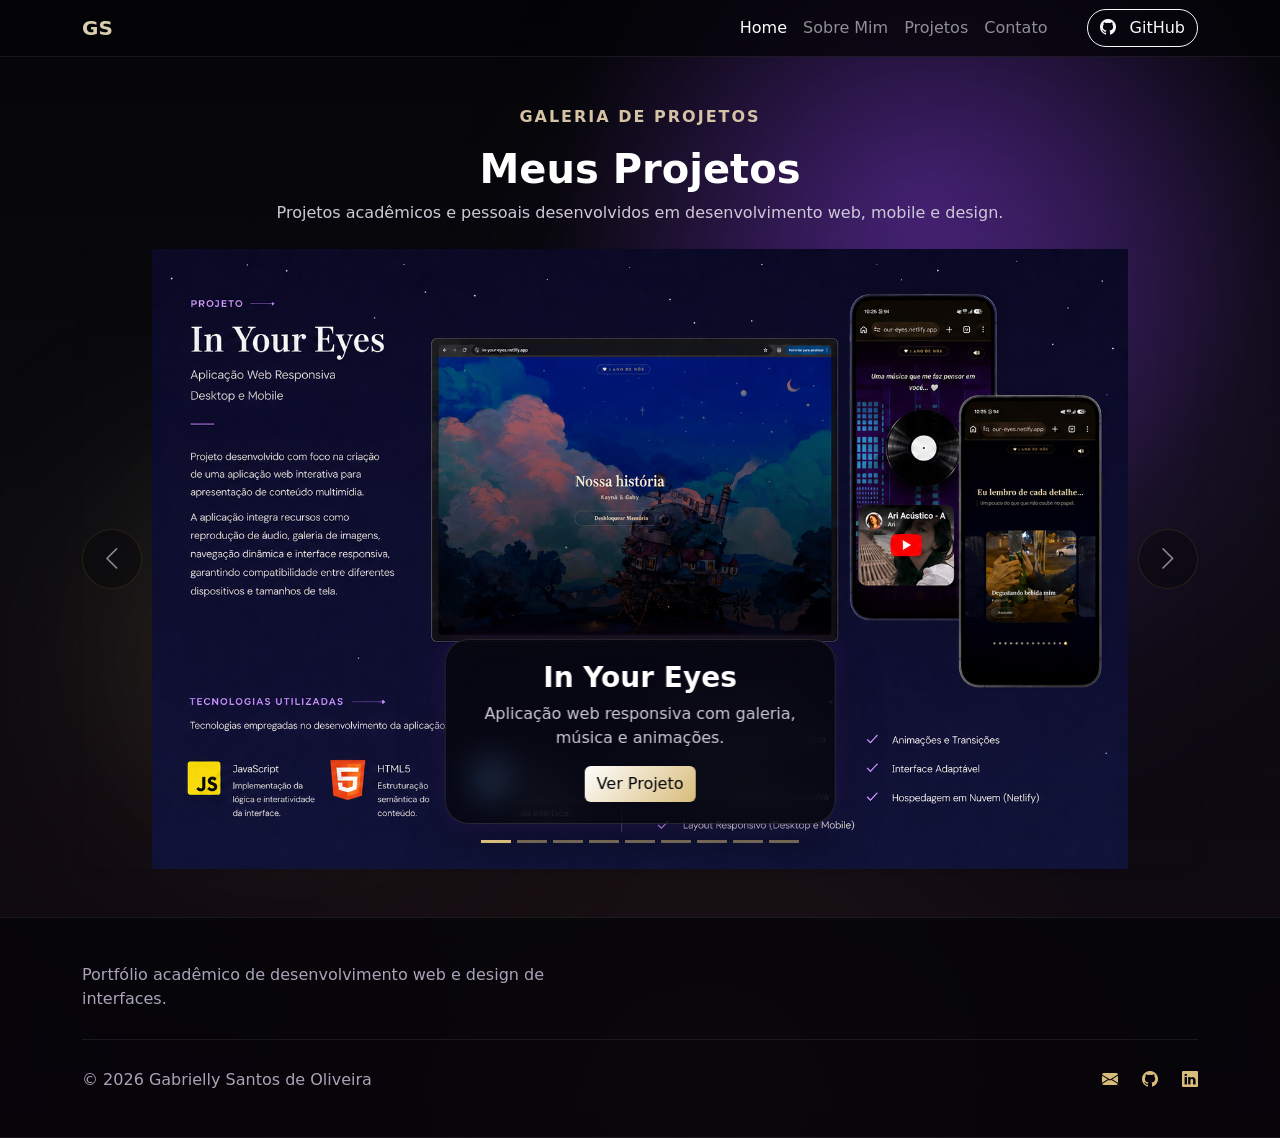
<file: cvonline/portfolio.html>
<!DOCTYPE html>
<html lang="pt-br">

<head>
    <meta charset="UTF-8">
    <meta name="viewport" content="width=device-width, initial-scale=1.0">
    <title>Portfólio</title>

    <link href="https://cdn.jsdelivr.net/npm/bootstrap@5.3.3/dist/css/bootstrap.min.css" rel="stylesheet">
    <link href="https://cdn.jsdelivr.net/npm/bootstrap-icons/font/bootstrap-icons.css" rel="stylesheet">
</head>
<style>
    body {
        background:
            radial-gradient(circle at 72% 18%, rgba(150, 70, 255, .28), transparent 28%),
            radial-gradient(circle at 25% 55%, rgba(255, 255, 255, .06), transparent 24%),
            radial-gradient(circle at 55% 100%, rgba(212, 175, 55, .08), transparent 35%),
            linear-gradient(180deg, #050508 0%, #0b0b10 45%, #120812 100%);
        color: #f5f5f5;
        min-height: 100vh;
        overflow-x: hidden;
    }

    body::before {
        content: "";
        position: fixed;
        width: 520px;
        height: 520px;
        top: 8%;
        right: 5%;
        background: rgba(150, 70, 255, .25);
        filter: blur(130px);
        border-radius: 50%;
        z-index: -1;
        animation: floatingLight 9s ease-in-out infinite alternate;
    }

    body::after {
        content: "";
        position: fixed;
        width: 380px;
        height: 380px;
        bottom: 5%;
        left: 8%;
        background: rgba(212, 175, 55, .10);
        filter: blur(120px);
        border-radius: 50%;
        z-index: -1;
        animation: floatingLight2 11s ease-in-out infinite alternate;
    }

    .navbar,
    footer {
        background: rgba(5, 5, 8, .78) !important;
        backdrop-filter: blur(16px);
        border-bottom: 1px solid rgba(255, 255, 255, .08);
    }

    .page-title {
        color: #ffffff;
        font-weight: 800;
    }

    .text-muted {
        color: #cfc8d8 !important;
    }

    .portfolio-card {
        background: rgba(255, 255, 255, .045);
        border: 1px solid rgba(255, 255, 255, .10);
        backdrop-filter: blur(18px);
        border-radius: 36px;
        padding: 1rem;
        box-shadow:
            0 0 35px rgba(150, 70, 255, .10),
            0 25px 55px rgba(0, 0, 0, .38);
        animation: fadeUp .9s ease both;
    }

    .carousel-inner {
        border-radius: 28px;
    }

    .carousel-item img {
        max-height: 620px;
        object-fit: contain;
        border-radius: 24px;
    }

    .carousel-caption {
        background: rgba(5, 5, 8, .72);
        backdrop-filter: blur(16px);
        border: 1px solid rgba(255, 255, 255, .12);
        border-radius: 24px;
        padding: 1.3rem;
        max-width: 560px;
        left: 50%;
        transform: translateX(-50%);
        margin-bottom: 25px;
        box-shadow:
            0 0 25px rgba(150, 70, 255, .14),
            0 18px 45px rgba(0, 0, 0, .35);
    }

    .carousel-caption h3 {
        color: #ffffff;
        font-weight: 800;
    }

    .carousel-caption p {
        color: #cfc8d8;
    }

    .carousel-control-prev,
    .carousel-control-next {
        width: 60px;
    }

    .carousel-control-prev-icon,
    .carousel-control-next-icon {
        background-color: transparent;
        filter: invert(1);
        padding: 20px;
    }

    .carousel-indicators button {
        background-color: #d8bc7b !important;
    }

    .carousel-arrow {
        width: 60px;
        height: 60px;

        display: flex;
        align-items: center;
        justify-content: center;

        border-radius: 50%;

        background: rgba(5, 5, 8, .85);

        border: 1px solid rgba(212, 175, 55, .25);

        color: #fff;

        font-size: 1.6rem;

        transition: .3s;
    }

    .carousel-arrow:hover {
        transform: scale(1.00);

        background: rgba(150, 70, 255, 0);

        border-color: #d8bc7b9e;

        box-shadow: 0 0 25px rgba(150, 70, 255, .25);
    }

    .btn-primary {
        background: linear-gradient(135deg, #ffffff, #d8bc7b);
        color: #050508;
        border: none;
        transition: .3s;
    }

    .btn-primary:hover {
        background: linear-gradient(135deg, #d8bc7b, #b68b42);
        color: #050508;
        transform: translateY(-3px);
        box-shadow: 0 0 25px rgba(212, 175, 55, .28);
    }

    .modal-content {
        background: rgba(5, 5, 8, .92);
        color: #f5f5f5;
        border: 1px solid rgba(255, 255, 255, .12);
        border-radius: 28px;
        backdrop-filter: blur(18px);
    }

    .modal-header {
        border-bottom: 1px solid rgba(255, 255, 255, .08);
    }

    .modal-body p,
    .modal-body li {
        color: #cfc8d8;
    }

    .list-group-item {
        background: rgba(255, 255, 255, .045);
        color: #f5f5f5;
        border-color: rgba(255, 255, 255, .10);
    }

    .btn-close {
        filter: invert(1);
    }

    .portfolio-footer {
        margin-top: 90px;
        padding: 45px 0;
        background: rgba(5, 5, 8, .78) !important;
        border-top: 1px solid rgba(255, 255, 255, .08);
        backdrop-filter: blur(14px);
    }

    .footer-title {
        color: #ffffff;
        font-weight: 700;
        margin-bottom: 8px;
    }

    .footer-subtitle,
    .footer-copy {
        color: #aaa3b8;
    }

    .footer-links {
        display: flex;
        gap: 28px;
        flex-wrap: wrap;
    }

    .footer-links a {
        color: #d8bc7b;
        text-decoration: none;
        transition: .3s;
    }

    .footer-links a:hover {
        color: #ffffff;
        transform: translateY(-2px);
    }

    .footer-divider {
        height: 1px;
        background: rgba(255, 255, 255, .08);
        margin: 28px 0;
    }

    .footer-social {
        display: flex;
        gap: 24px;
        flex-wrap: wrap;
    }

    .footer-social a {
        color: #d8bc7b;
        text-decoration: none;
        transition: .3s;
        display: flex;
        align-items: center;
        gap: 8px;
    }

    .footer-social a:hover {
        color: #ffffff;
        transform: translateY(-3px);
    }

    .btn-figma {
        display: inline-flex;
        align-items: center;
        justify-content: center;
        padding: 10px 18px;
        background: rgba(255, 255, 255, .04);
        border: 1px solid rgba(212, 175, 55, .34);
        color: #f5f5f5;
        border-radius: 999px;
        transition: .3s;
        text-decoration: none;
    }

    .btn-figma:hover {
        background: rgba(212, 175, 55, .10);
        border-color: #d8bc7b;
        color: #fff;
        box-shadow: 0 0 18px rgba(212, 175, 55, .20);
        transform: translateY(-2px);
    }

    @keyframes floatingLight {
        from {
            transform: translate(0, 0) scale(1);
        }

        to {
            transform: translate(-80px, 60px) scale(1.15);
        }
    }

    @keyframes floatingLight2 {
        from {
            transform: translate(0, 0) scale(1);
        }

        to {
            transform: translate(70px, -50px) scale(1.1);
        }
    }

    @keyframes fadeUp {
        from {
            opacity: 0;
            transform: translateY(28px);
        }

        to {
            opacity: 1;
            transform: translateY(0);
        }
    }

    .navbar-brand {
        color: #f1e2c0e7 !important;
    }
    @media (max-width: 992px) {
  main.container {
    padding-inline: 18px;
  }

  .page-title {
    font-size: 2.4rem;
  }

  .carousel-item img {
    height: 390px !important;
    max-height: 390px;
    object-fit: contain;
  }

  .carousel-caption {
    position: static;
    display: block !important;
    transform: none;
    margin: 18px auto 0;
    max-width: 100%;
  }

  .carousel-control-prev,
  .carousel-control-next {
    width: 48px;
  }

  .carousel-arrow {
    width: 46px;
    height: 46px;
    font-size: 1.2rem;
  }

  .modal-dialog {
    margin: 16px;
  }

  .modal-body img {
    max-height: 300px;
    object-fit: contain;
    width: 100%;
  }
}

@media (max-width: 576px) {
  body {
    font-size: .95rem;
  }

  main.container {
    margin-top: 32px !important;
  }

  .page-title {
    font-size: 2rem;
  }

  .text-center.mb-4 p {
    font-size: .9rem;
  }

  .carousel-item img {
    height: 240px !important;
    max-height: 240px;
  }

  .carousel-caption {
    padding: 1rem;
    border-radius: 18px;
  }

  .carousel-caption h3 {
    font-size: 1.2rem;
  }

  .carousel-caption p {
    font-size: .9rem;
  }

  .carousel-indicators {
    bottom: -18px;
  }

  .carousel-arrow {
    width: 40px;
    height: 40px;
    font-size: 1rem;
  }

  .btn-primary,
  .btn-figma,
  .btn-outline-light {
    width: 100%;
    justify-content: center;
  }

  .modal-content {
    border-radius: 20px;
  }

  .modal-body {
    padding: 20px;
  }

  .modal-body h4 {
    font-size: 1.15rem;
  }

  .portfolio-footer {
    margin-top: 50px;
    padding: 35px 0;
  }

  .footer-social {
    justify-content: center;
  }
}
</style>

<body class="d-flex flex-column min-vh-100">

    <nav class="navbar navbar-expand-lg navbar-dark bg-dark">
        <div class="container">
            <a class="navbar-brand fw-bold" href="/cvonline/index.html">GS
            </a>

            <button class="navbar-toggler" type="button" data-bs-toggle="collapse" data-bs-target="#menu">
                <span class="navbar-toggler-icon"></span>
            </button>

            <div class="collapse navbar-collapse" id="menu">
                <ul class="navbar-nav ms-auto align-items-lg-center">
                    <li class="nav-item">
                        <a class="nav-link active" href="/cvonline/index.html">Home</a>
                    </li>

                    <li class="nav-item">
                        <a class="nav-link" href="/cvonline/index.html#sobre">
                            Sobre Mim
                        </a>
                    </li>

                    <li class="nav-item">
                        <a class="nav-link" href="/cvonline/portfolio.html">Projetos</a>
                    </li>

                    <li class="nav-item">
                        <a class="nav-link" href="/cvonline/contato.html">Contato</a>
                    </li>

                    <li class="nav-item ms-lg-3">
                    <li class="nav-item ms-lg-3">
                        <a href="https://github.com/GabriellySantos00" target="_blank"
                            class="btn btn-outline-light rounded-pill">
                            <i class="bi bi-github me-2"></i>
                            GitHub
                        </a>
                    </li>
                </ul>
            </div>
        </div>
    </nav>


    <main class="container my-5 flex-grow-1">

        <div class="text-center mb-4">
            <p class="text-uppercase fw-semibold" style="color:#d6c3a5; letter-spacing:2px;">
                Galeria de Projetos
            </p>
            <h1 class="fw-bold page-title">Meus Projetos</h1>
            <p class="text-muted">Projetos acadêmicos e pessoais desenvolvidos em desenvolvimento web, mobile e design.
            </p>
        </div>

        <div class="card shadow-sm border-0 overflow-hidden bg-transparent">
            <div class="card-body p-0">


                <div id="carouselPortfolio" class="carousel slide" data-bs-ride="carousel">

                    <div class="carousel-indicators">
                        <button type="button" data-bs-target="#carouselPortfolio" data-bs-slide-to="0"
                            class="active"></button>
                        <button type="button" data-bs-target="#carouselPortfolio" data-bs-slide-to="1"></button>
                        <button type="button" data-bs-target="#carouselPortfolio" data-bs-slide-to="2"></button>
                        <button type="button" data-bs-target="#carouselPortfolio" data-bs-slide-to="3"></button>
                        <button type="button" data-bs-target="#carouselPortfolio" data-bs-slide-to="4"></button>
                        <button type="button" data-bs-target="#carouselPortfolio" data-bs-slide-to="5"></button>
                        <button type="button" data-bs-target="#carouselPortfolio" data-bs-slide-to="6"></button>
                        <button type="button" data-bs-target="#carouselPortfolio" data-bs-slide-to="7"></button>
                        <button type="button" data-bs-target="#carouselPortfolio" data-bs-slide-to="8">
                        </button>
                    </div>

                    <div class="carousel-inner rounded">


                        <!-- Projeto 2 -->
                        <div class="carousel-item active">
                            <img src="/cvonline/imagens/inyoureyes.png" class="d-block w-100"
                                style="object-fit: contain;" alt="In Your Eyes">

                            <div class="carousel-caption d-none d-md-block">
                                <h3 class="fw-bold">In Your Eyes</h3>
                                <p>Aplicação web responsiva com galeria, música e animações.</p>

                                <button class="btn btn-primary" data-bs-toggle="modal" data-bs-target="#modalProjeto2">
                                    Ver Projeto
                                </button>
                            </div>
                        </div>

                        <!-- Projeto 3 -->
                        <div class="carousel-item">
                            <img src="/cvonline/imagens/gameon.png" class="d-block w-100"
                                style="object-fit: contain;" alt="GameOn">

                            <div class="carousel-caption d-none d-md-block">
                                <h3 class="fw-bold">GameOn</h3>
                                <p>Protótipo de plataforma para eventos de eSports desenvolvido no Figma.</p>

                                <button class="btn btn-primary" data-bs-toggle="modal" data-bs-target="#modalProjeto3">
                                    Ver Projeto
                                </button>
                            </div>
                        </div>
                        <!-- Projeto 4 -->
                        <div class="carousel-item">
                            <img src="/cvonline/imagens/aviacao.png" class="d-block w-100"
                                style="object-fit: contain;"alt="Portal de Voo">

                            <div class="carousel-caption d-none d-md-block">
                                <h3 class="fw-bold">Portal de Voo</h3>

                                <p>
                                    Interface fictícia de aviação desenvolvida com HTML e CSS.
                                </p>

                                <button class="btn btn-primary" data-bs-toggle="modal" data-bs-target="#modalProjeto4">
                                    Ver Projeto
                                </button>
                            </div>
                        </div>
                        <!-- Projeto 5 -->
                        <div class="carousel-item">
                            <img src="/cvonline/imagens/movietracker.png" class="d-block w-100"
                                style="object-fit: contain;" alt="MovieTracker">

                            <div class="carousel-caption d-none d-md-block">
                                <h3 class="fw-bold">MovieTracker</h3>
                                <p>Aplicativo mobile para cadastro e listagem de filmes.</p>

                                <button class="btn btn-primary" data-bs-toggle="modal" data-bs-target="#modalProjeto5">
                                    Ver Projeto
                                </button>
                            </div>
                        </div>
                        <!-- Projeto 6 -->
                        <div class="carousel-item">
                            <img src="/cvonline/imagens/quitanda.png" class="d-block w-100"
                                style="object-fit: contain;" alt="Quitanda do Tomate Cru">

                            <div class="carousel-caption d-none d-md-block">
                                <h3 class="fw-bold">Quitanda do Tomate Cru</h3>
                                <p>Sistema web para cadastro e controle de produtos com Flask e MySQL.</p>

                                <button class="btn btn-primary" data-bs-toggle="modal" data-bs-target="#modalProjeto6">
                                    Ver Projeto
                                </button>
                            </div>
                        </div>

                        <!-- Projeto 7 -->
                        <div class="carousel-item">
                            <img src="/cvonline/imagens/gestaoestoque.png" class="d-block w-100"
                               style="object-fit: contain;" alt="Sistema de Gestão de Estoque">

                            <div class="carousel-caption d-none d-md-block">
                                <h3 class="fw-bold">Sistema de Gestão de Estoque</h3>
                                <p>Dashboard para controle de produtos, estoque, gráficos e exportação para planilha.
                                </p>

                                <button class="btn btn-primary" data-bs-toggle="modal" data-bs-target="#modalProjeto7">
                                    Ver Projeto
                                </button>
                            </div>
                        </div>
                        <!-- Projeto 8 -->
                        <div class="carousel-item">
                            <img src="/cvonline/imagens/gestaoalunos.png" class="d-block w-100"
                                style="object-fit: contain;" alt="Sistema de Gestão de Alunos">

                            <div class="carousel-caption d-none d-md-block">
                                <h3 class="fw-bold">Sistema de Gestão de Alunos</h3>
                                <p>Aplicação web para cadastro, edição, listagem e exclusão de alunos.</p>

                                <button class="btn btn-primary" data-bs-toggle="modal" data-bs-target="#modalProjeto8">
                                    Ver Projeto
                                </button>
                            </div>
                        </div>
                        <!-- Projeto 9 -->
                        <div class="carousel-item">
                            <img src="/cvonline/imagens/controle-financas.png" class="d-block w-100"
                                style="object-fit: contain;" alt="Controle de Finanças Pessoais">

                            <div class="carousel-caption d-none d-md-block">
                                <h3 class="fw-bold">Controle de Finanças Pessoais</h3>
                                <p>Sistema web para gerenciamento de receitas, despesas e saldo financeiro.</p>

                                <button class="btn btn-primary" data-bs-toggle="modal" data-bs-target="#modalProjeto9">
                                    Ver Projeto
                                </button>
                            </div>
                        </div>



                    </div>

                    <button class="carousel-control-prev" type="button" data-bs-target="#carouselPortfolio"
                        data-bs-slide="prev">

                        <div class="carousel-arrow">
                            <i class="bi bi-chevron-left"></i>
                        </div>

                    </button>

                    <button class="carousel-control-next" type="button" data-bs-target="#carouselPortfolio"
                        data-bs-slide="next">

                        <div class="carousel-arrow">
                            <i class="bi bi-chevron-right"></i>
                        </div>

                    </button>

                </div>
            </div>
        </div>
    </main>



    <!-- MODAL PROJETO 2 -->
    <div class="modal fade" id="modalProjeto2" tabindex="-1">
        <div class="modal-dialog modal-xl modal-dialog-centered">
            <div class="modal-content">

                <div class="modal-header">
                    <h5 class="modal-title fw-bold">In Your Eyes</h5>
                    <button type="button" class="btn-close" data-bs-dismiss="modal"></button>
                </div>

                <div class="modal-body">
                    <img src="/cvonline/imagens/inyoureyes.png" class="img-fluid rounded mb-4" alt="In Your Eyes">

                    <h4 class="fw-bold">Descrição</h4>
                    <p>
                        O In Your Eyes é uma experiência web interativa e responsiva, criada para apresentar
                        memórias, mensagens, música e elementos visuais em uma interface imersiva.
                    </p>

                    <h4 class="fw-bold mt-4">Tecnologias utilizadas</h4>
                    <ul class="list-group mb-4">
                        <li class="list-group-item">HTML5</li>
                        <li class="list-group-item">CSS3</li>
                        <li class="list-group-item">JavaScript</li>
                    </ul>

                    <h4 class="fw-bold">Principais recursos</h4>
                    <ul>
                        <li>Reprodução de música integrada</li>
                        <li>Galeria de memórias</li>
                        <li>Cartas e mensagens especiais</li>
                        <li>Design responsivo para desktop e mobile</li>
                        <li>Animações suaves</li>
                        <li>Hospedagem na Netlify</li>
                    </ul>
                </div>

            </div>
        </div>
    </div>

    <!-- MODAL PROJETO 3 -->
    <div class="modal fade" id="modalProjeto3" tabindex="-1">
        <div class="modal-dialog modal-xl modal-dialog-centered">
            <div class="modal-content">

                <div class="modal-header">
                    <h5 class="modal-title fw-bold">GameOn</h5>
                    <button type="button" class="btn-close" data-bs-dismiss="modal"></button>
                </div>

                <div class="modal-body">
                    <img src="/cvonline/imagens/gameon.png" class="img-fluid rounded mb-4" alt="GameOn">

                    <h4 class="fw-bold">Descrição</h4>
                    <p>
                        O GameOn é um protótipo de interface desenvolvido no Figma como projeto de
                        finalização do primeiro semestre do curso de Análise e Desenvolvimento de Sistemas,
                        em parceria com minha colega Camilly. A proposta foi criar uma plataforma voltada
                        para a organização e participação em eventos de eSports, reunindo recursos para
                        jogadores, equipes e organizadores.
                    </p>

                    <h4 class="fw-bold mt-4">Tecnologias utilizadas</h4>
                    <ul class="list-group mb-4">
                        <li class="list-group-item">Figma</li>
                        <li class="list-group-item">UI Design</li>
                        <li class="list-group-item">UX Design</li>
                    </ul>

                    <h4 class="fw-bold">Principais funcionalidades</h4>
                    <ul>
                        <li>Criação de perfil de jogador</li>
                        <li>Formação e gerenciamento de equipes</li>
                        <li>Inscrição em torneios e eventos</li>
                        <li>Painel para organizadores</li>
                        <li>Acompanhamento de rankings</li>
                        <li>Relatórios e histórico de atividades</li>
                    </ul>

                    <a href="https://www.figma.com/proto/5spCm1RqbcwddXuiv9oR1B/Projeto-Evento-Games" target="_blank"
                        rel="noopener noreferrer" class="btn btn-figma mt-3">
                        <i class="bi bi-box-arrow-up-right me-2"></i>
                        Visualizar Protótipo
                    </a>

                </div>
            </div>
        </div>
    </div>
    <!-- MODAL PROJETO 4 -->
    <div class="modal fade" id="modalProjeto4" tabindex="-1">
        <div class="modal-dialog modal-xl modal-dialog-centered">
            <div class="modal-content">

                <div class="modal-header">
                    <h5 class="modal-title fw-bold">Portal de Voo</h5>
                    <button type="button" class="btn-close" data-bs-dismiss="modal"></button>
                </div>

                <div class="modal-body">

                    <img src="/cvonline/imagens/aviacao.png" class="img-fluid rounded mb-4" alt="Portal de Voo">

                    <h4 class="fw-bold">Descrição</h4>

                    <p>
                        O Portal de Voo foi desenvolvido como atividade de finalização de semestre do curso técnico,
                        com o objetivo de praticar conceitos fundamentais de desenvolvimento front-end utilizando
                        HTML e CSS.
                    </p>

                    <p>
                        O projeto simula um sistema de aviação com tela de login, informações da frota,
                        perfil do piloto e plano de voo ilustrativo, priorizando organização visual,
                        responsividade e estruturação de layouts.
                    </p>

                    <h4 class="fw-bold mt-4">Tecnologias utilizadas</h4>

                    <ul class="list-group mb-4">
                        <li class="list-group-item">HTML5</li>
                        <li class="list-group-item">CSS3</li>
                        <li class="list-group-item">Flexbox</li>
                        <li class="list-group-item">Google Maps (Iframe)</li>
                    </ul>

                    <h4 class="fw-bold">Principais recursos</h4>

                    <ul>
                        <li>Tela de login</li>
                        <li>Status da frota</li>
                        <li>Perfil do piloto</li>
                        <li>Plano de voo ilustrativo</li>
                        <li>Layout com Flexbox</li>
                        <li>Efeitos de hover e transições</li>
                        <li>Validação de formulário</li>
                        <li>Organização de arquivos e estrutura do projeto</li>
                    </ul>

                    <p class="text-muted mt-4 mb-0">
                        Observação: o plano de voo utiliza um mapa incorporado via iframe apenas para fins ilustrativos.
                    </p>

                    <a href="https://github.com/GabriellySantos00/frontend-aviation-system" target="_blank"
                        rel="noopener noreferrer" class="btn btn-figma mt-3">
                        <i class="bi bi-github me-2"></i>
                        Ver Projeto no GitHub
                    </a>

                </div>
            </div>
        </div>
    </div>
    <!-- MODAL PROJETO 5 -->
    <div class="modal fade" id="modalProjeto5" tabindex="-1">
        <div class="modal-dialog modal-xl modal-dialog-centered">
            <div class="modal-content">

                <div class="modal-header">
                    <h5 class="modal-title fw-bold">MovieTracker</h5>
                    <button type="button" class="btn-close" data-bs-dismiss="modal"></button>
                </div>

                <div class="modal-body">

                    <img src="/cvonline/imagens/movietracker.png" class="img-fluid rounded mb-4" alt="MovieTracker">

                    <h4 class="fw-bold">Descrição</h4>

                    <p>
                        O MovieTracker é um aplicativo mobile desenvolvido durante a disciplina
                        de Dispositivos Móveis, com foco na criação de interfaces para celular,
                        navegação entre telas e cadastro de informações.
                    </p>

                    <p>
                        A aplicação permite registrar filmes assistidos, informando título,
                        gênero, data, avaliação, status, plataforma onde foi assistido e
                        comentários pessoais.
                    </p>

                    <h4 class="fw-bold mt-4">Tecnologias utilizadas</h4>

                    <ul class="list-group mb-4">
                        <li class="list-group-item">React Native</li>
                        <li class="list-group-item">Expo</li>
                        <li class="list-group-item">JavaScript</li>
                        <li class="list-group-item">Node.js</li>
                        <li class="list-group-item">MySQL</li>
                        <li class="list-group-item">API REST</li>
                    </ul>

                    <h4 class="fw-bold">Principais funcionalidades</h4>

                    <ul>
                        <li>Cadastro de filmes</li>
                        <li>Listagem dos filmes cadastrados</li>
                        <li>Registro de gênero, data e avaliação</li>
                        <li>Status de filme assistido</li>
                        <li>Campo para plataforma onde assistiu</li>
                        <li>Comentários e reviews pessoais</li>
                        <li>Navegação entre telas</li>
                        <li>Integração com API</li>
                    </ul>

                </div>

            </div>
        </div>
    </div>
    <!-- MODAL PROJETO 6 -->
    <div class="modal fade" id="modalProjeto6" tabindex="-1">
        <div class="modal-dialog modal-xl modal-dialog-centered">
            <div class="modal-content">

                <div class="modal-header">
                    <h5 class="modal-title fw-bold">Quitanda do Tomate Cru</h5>
                    <button type="button" class="btn-close" data-bs-dismiss="modal"></button>
                </div>

                <div class="modal-body">

                    <img src="/cvonline/imagens/quitanda.png" class="img-fluid rounded mb-4"
                        alt="Quitanda do Tomate Cru">

                    <h4 class="fw-bold">Descrição</h4>

                    <p>
                        Sistema web desenvolvido para gerenciamento de produtos de uma quitanda,
                        permitindo cadastrar, visualizar, editar e excluir registros através
                        de uma interface intuitiva integrada a um banco de dados MySQL.
                    </p>

                    <p>
                        O projeto foi desenvolvido utilizando Flask no back-end e JavaScript
                        para comunicação assíncrona com a API, aplicando conceitos de CRUD,
                        integração com banco de dados e manipulação dinâmica da interface.
                    </p>

                    <h4 class="fw-bold mt-4">Tecnologias utilizadas</h4>

                    <ul class="list-group mb-4">
                        <li class="list-group-item">Python</li>
                        <li class="list-group-item">Flask</li>
                        <li class="list-group-item">MySQL</li>
                        <li class="list-group-item">HTML5</li>
                        <li class="list-group-item">CSS3</li>
                        <li class="list-group-item">Bootstrap</li>
                        <li class="list-group-item">JavaScript</li>
                        <li class="list-group-item">REST API</li>
                    </ul>

                    <h4 class="fw-bold">Principais funcionalidades</h4>

                    <ul>
                        <li>Cadastro de produtos</li>
                        <li>Listagem dinâmica de registros</li>
                        <li>Edição de produtos</li>
                        <li>Exclusão de registros</li>
                        <li>Validação de campos</li>
                        <li>Mensagens de feedback para o usuário</li>
                        <li>Integração entre Front-end e Back-end</li>
                        <li>Persistência de dados em MySQL</li>
                    </ul>

                    <h4 class="fw-bold mt-4">Conceitos aplicados</h4>

                    <ul>
                        <li>Arquitetura Cliente-Servidor</li>
                        <li>CRUD completo</li>
                        <li>APIs REST</li>
                        <li>Manipulação do DOM</li>
                        <li>Requisições Fetch</li>
                        <li>Integração Flask + MySQL</li>
                    </ul>

                </div>

            </div>
        </div>
    </div>
    <div class="modal fade" id="modalProjeto7" tabindex="-1">
        <div class="modal-dialog modal-xl modal-dialog-centered">
            <div class="modal-content">

                <div class="modal-header">
                    <h5 class="modal-title fw-bold">Sistema de Gestão de Estoque</h5>
                    <button type="button" class="btn-close" data-bs-dismiss="modal"></button>
                </div>

                <div class="modal-body">
                    <img src="/cvonline/imagens/gestaoestoque.png" class="img-fluid rounded mb-4"
                        alt="Sistema de Gestão de Estoque">

                    <h4 class="fw-bold">Descrição</h4>
                    <p>
                        Sistema web desenvolvido com Flask para controle de produtos e estoque,
                        permitindo cadastrar, listar, editar e excluir registros armazenados em banco de dados MySQL.
                        O projeto também conta com visualização gráfica dos níveis de estoque e exportação dos dados
                        para planilha Excel.
                    </p>

                    <h4 class="fw-bold mt-4">Tecnologias utilizadas</h4>
                    <ul class="list-group mb-4">
                        <li class="list-group-item">Python</li>
                        <li class="list-group-item">Flask</li>
                        <li class="list-group-item">MySQL</li>
                        <li class="list-group-item">PyMySQL</li>
                        <li class="list-group-item">OpenPyXL</li>
                        <li class="list-group-item">Chart.js</li>
                        <li class="list-group-item">HTML5</li>
                        <li class="list-group-item">CSS3</li>
                    </ul>

                    <h4 class="fw-bold">Principais funcionalidades</h4>
                    <ul>
                        <li>Cadastro de produtos</li>
                        <li>Listagem de registros</li>
                        <li>Edição de quantidade e preço</li>
                        <li>Exclusão de produtos</li>
                        <li>Gráfico de nível de estoque</li>
                        <li>Exportação de dados para planilha Excel</li>
                        <li>Integração com banco de dados MySQL</li>
                    </ul>
                </div>

            </div>
        </div>
    </div>
    <div class="modal fade" id="modalProjeto8" tabindex="-1">
        <div class="modal-dialog modal-xl modal-dialog-centered">
            <div class="modal-content">

                <div class="modal-header">
                    <h5 class="modal-title fw-bold">Sistema de Gestão de Alunos</h5>
                    <button type="button" class="btn-close" data-bs-dismiss="modal"></button>
                </div>

                <div class="modal-body">
                    <img src="/cvonline/imagens/gestaoalunos.png" class="img-fluid rounded mb-4"
                        alt="Sistema de Gestão de Alunos">

                    <h4 class="fw-bold">Descrição</h4>
                    <p>
                        Sistema web desenvolvido com Flask para gerenciamento de alunos,
                        permitindo cadastrar, listar, editar e excluir registros armazenados
                        em banco de dados MySQL.
                    </p>

                    <p>
                        O projeto conta com páginas específicas para cadastro e edição,
                        além de uma tabela principal para visualização dos dados dos estudantes.
                    </p>

                    <h4 class="fw-bold mt-4">Tecnologias utilizadas</h4>
                    <ul class="list-group mb-4">
                        <li class="list-group-item">Python</li>
                        <li class="list-group-item">Flask</li>
                        <li class="list-group-item">MySQL</li>
                        <li class="list-group-item">PyMySQL</li>
                        <li class="list-group-item">HTML5</li>
                        <li class="list-group-item">CSS3</li>
                        <li class="list-group-item">Jinja2</li>
                    </ul>

                    <h4 class="fw-bold">Principais funcionalidades</h4>
                    <ul>
                        <li>Cadastro de alunos</li>
                        <li>Listagem de registros</li>
                        <li>Edição de informações</li>
                        <li>Exclusão de alunos</li>
                        <li>Integração com banco de dados MySQL</li>
                        <li>Uso de templates com Jinja2</li>
                        <li>Formulários para criação e atualização de dados</li>
                    </ul>
                </div>

            </div>
        </div>
    </div>
    <div class="modal fade" id="modalProjeto9" tabindex="-1">
        <div class="modal-dialog modal-xl modal-dialog-centered">
            <div class="modal-content">

                <div class="modal-header">
                    <h5 class="modal-title fw-bold">
                        Controle de Finanças Pessoais
                    </h5>

                    <button type="button" class="btn-close" data-bs-dismiss="modal">
                    </button>
                </div>

                <div class="modal-body">

                    <img src="/cvonline/imagens/controle-financas.png" class="img-fluid rounded mb-4"
                        alt="Controle de Finanças Pessoais">

                    <h4 class="fw-bold">Descrição</h4>

                    <p>
                        Aplicação web desenvolvida para controle de finanças pessoais,
                        permitindo registrar entradas e saídas financeiras,
                        acompanhar o saldo atual e gerenciar transações de forma simples e organizada.
                    </p>

                    <p>
                        O sistema utiliza Flask e SQLAlchemy para integração com banco de dados MySQL,
                        possibilitando operações completas de cadastro, edição e exclusão de registros.
                    </p>

                    <h4 class="fw-bold mt-4">Tecnologias utilizadas</h4>

                    <ul class="list-group mb-4">
                        <li class="list-group-item">Python</li>
                        <li class="list-group-item">Flask</li>
                        <li class="list-group-item">SQLAlchemy</li>
                        <li class="list-group-item">PyMySQL</li>
                        <li class="list-group-item">MySQL</li>
                        <li class="list-group-item">HTML5</li>
                        <li class="list-group-item">CSS3</li>
                        <li class="list-group-item">JavaScript</li>
                        <li class="list-group-item">Jinja2</li>
                    </ul>

                    <h4 class="fw-bold">Principais funcionalidades</h4>

                    <ul>
                        <li>Cadastro de receitas e despesas</li>
                        <li>Cálculo automático do saldo atual</li>
                        <li>Listagem de transações financeiras</li>
                        <li>Edição de registros</li>
                        <li>Exclusão de transações</li>
                        <li>Persistência dos dados em MySQL</li>
                        <li>Animações e interações com JavaScript</li>
                        <li>Interface responsiva para gerenciamento financeiro</li>
                    </ul>

                </div>
            </div>
        </div>
    </div>
    <footer class="portfolio-footer mt-auto">
        <div class="container">
            <div class="row align-items-center g-4">

                <div class="col-md-6 text-center text-md-start">
                    <p class="footer-subtitle mb-0">
                        Portfólio acadêmico de desenvolvimento web e design de interfaces.
                    </p>
                </div>



            </div>

            <div class="footer-divider"></div>

            <div class="d-flex flex-column flex-md-row justify-content-between align-items-center gap-3">

                <p class="footer-copy mb-0">
                    © 2026 Gabrielly Santos de Oliveira
                </p>

                <div class="footer-social">

                    <a href="mailto:gabby28.ap@gmail.com">
                        <i class="bi bi-envelope-fill"></i>
                    </a>

                    <a href="https://github.com/GabriellySantos00" target="_blank" rel="noopener noreferrer">
                        <i class="bi bi-github"></i>
                    </a>

                    <a href="https://www.linkedin.com/in/gabrielly--oliveira/" target="_blank"
                        rel="noopener noreferrer">
                        <i class="bi bi-linkedin"></i>
                    </a>

                </div>

            </div>
        </div>
    </footer>


    <script src="https://cdn.jsdelivr.net/npm/bootstrap@5.3.3/dist/js/bootstrap.bundle.min.js"></script>

</body>

</html>
</file>
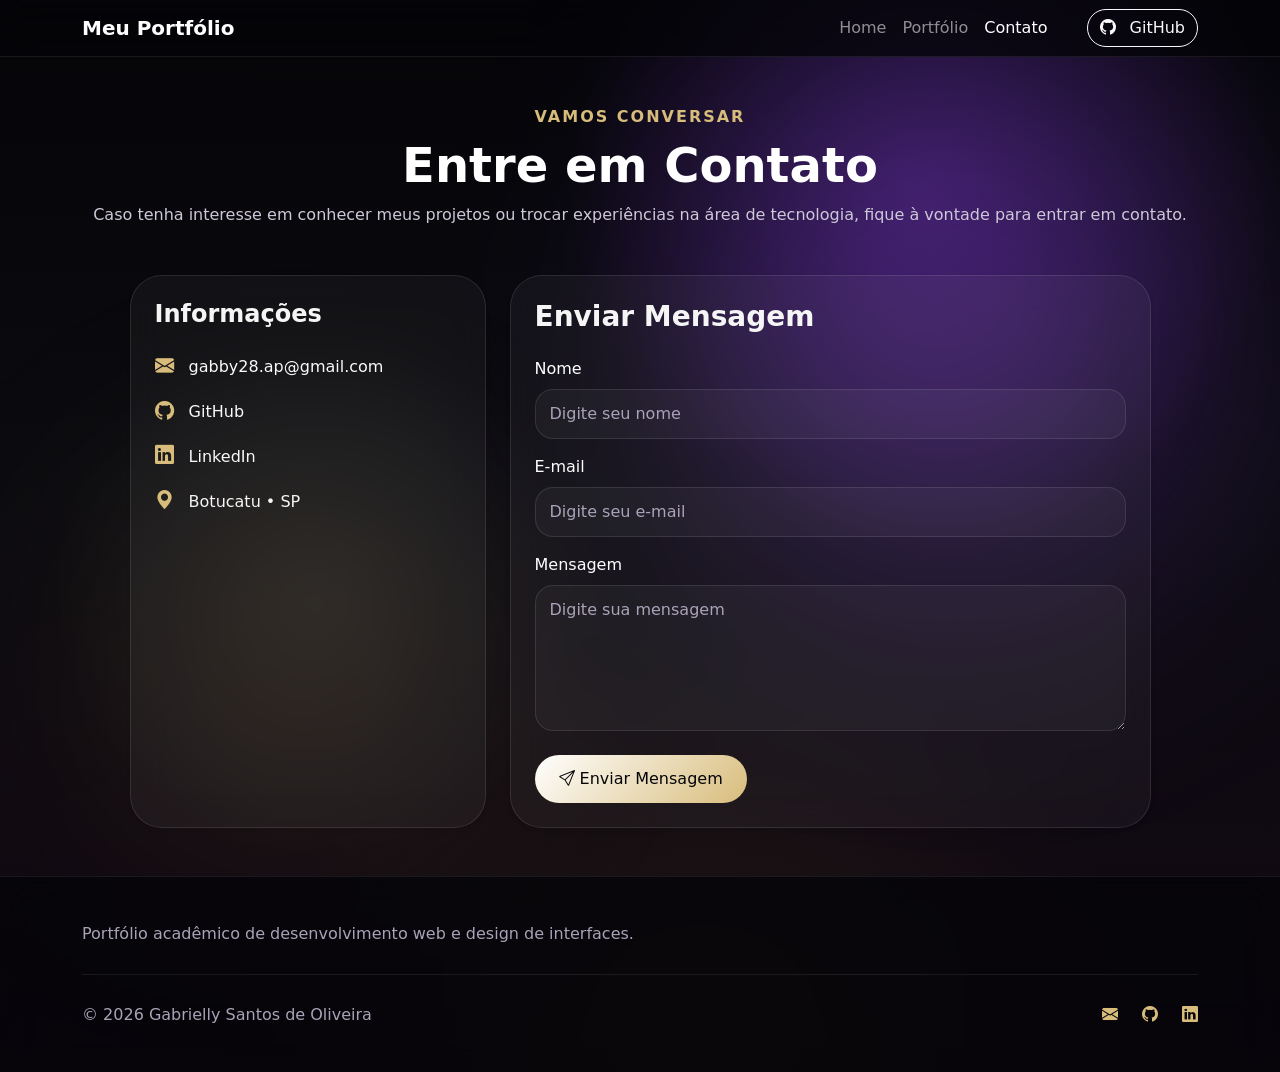
<file: projeto_curriculum/contato.html>
<!DOCTYPE html>
<html lang="pt-br">

<head>
  <meta charset="UTF-8">
  <meta name="viewport" content="width=device-width, initial-scale=1.0">
  <title>Contato | Meu Portfólio</title>

  <link href="https://cdn.jsdelivr.net/npm/bootstrap@5.3.3/dist/css/bootstrap.min.css" rel="stylesheet">
  <link href="https://cdn.jsdelivr.net/npm/bootstrap-icons/font/bootstrap-icons.css" rel="stylesheet">

  <style>
    body {
      background:
        radial-gradient(circle at 72% 18%, rgba(150, 70, 255, .28), transparent 28%),
        radial-gradient(circle at 25% 55%, rgba(255, 255, 255, .06), transparent 24%),
        radial-gradient(circle at 55% 100%, rgba(212, 175, 55, .08), transparent 35%),
        linear-gradient(180deg, #050508 0%, #0b0b10 45%, #120812 100%);

      color: #f5f5f5;
      min-height: 100vh;
      overflow-x: hidden;
    }

    body::before {
      content: "";
      position: fixed;
      width: 520px;
      height: 520px;
      top: 8%;
      right: 5%;
      background: rgba(150, 70, 255, .25);
      filter: blur(130px);
      border-radius: 50%;
      z-index: -1;
      animation: floatingLight 9s ease-in-out infinite alternate;
    }

    body::after {
      content: "";
      position: fixed;
      width: 380px;
      height: 380px;
      bottom: 5%;
      left: 8%;
      background: rgba(212, 175, 55, .10);
      filter: blur(120px);
      border-radius: 50%;
      z-index: -1;
      animation: floatingLight2 11s ease-in-out infinite alternate;
    }

    /* NAVBAR */

    .navbar {
      background: rgba(5, 5, 8, .78) !important;
      backdrop-filter: blur(16px);
      border-bottom: 1px solid rgba(255, 255, 255, .08);
    }

    /* CARD */

    .contact-card {
      background: rgba(255, 255, 255, .045);

      border: 1px solid rgba(255, 255, 255, .10);

      backdrop-filter: blur(18px);

      border-radius: 32px;

      color: #f5f5f5;

      transition: .35s ease;

      animation: fadeUp .9s ease both;

      box-shadow:
        0 0 35px rgba(150, 70, 255, .10),
        0 25px 55px rgba(0, 0, 0, .38);
    }

    .contact-card:hover {
      transform: translateY(-6px);

      box-shadow:
        0 0 35px rgba(150, 70, 255, .18),
        0 25px 55px rgba(0, 0, 0, .38);
    }

    /* TITULOS */

    .contact-label {
      color: #d8bc7b;
      letter-spacing: 2px;
      font-weight: 600;
    }

    .page-title {
      color: #ffffff;
      font-weight: 800;
    }

    .text-muted {
      color: #cfc8d8 !important;
    }

    /* ICONES */

    .contact-icon {
      color: #d8bc7b;
      font-size: 1.2rem;
      margin-right: 10px;
    }

    /* FORM */

    .form-label {
      color: #ffffff;
      font-weight: 500;
    }

    .form-control {
      background: rgba(255, 255, 255, .04);

      border: 1px solid rgba(255, 255, 255, .10);

      color: #f5f5f5;

      border-radius: 18px;

      padding: 12px 14px;

      transition: .3s;
    }

    .form-control:focus {
      background: rgba(255, 255, 255, .06);

      color: #ffffff;

      border-color: #d8bc7b;

      box-shadow:
        0 0 0 .2rem rgba(212, 175, 55, .15);
    }

    .form-control::placeholder {
      color: #aaa3b8;
    }

    textarea.form-control {
      min-height: 140px;
    }

    /* BOTAO */

    .btn-primary {
      background:
        linear-gradient(135deg,
          #ffffff,
          #d8bc7b);

      color: #050508;

      border: none;

      border-radius: 999px;

      padding: 12px 24px;

      transition: .3s;
    }

    .btn-primary:hover {
      background:
        linear-gradient(135deg,
          #d8bc7b,
          #b68b42);

      color: #050508;

      transform: translateY(-3px);

      box-shadow:
        0 0 25px rgba(212, 175, 55, .28);
    }

    /* LINKS */

    .contact-card a {
      color: #f5f5f5;
      text-decoration: none;
      transition: .3s;
    }

    .contact-card a:hover {
      color: #d8bc7b;
    }

    /* FOOTER */

    .portfolio-footer {
      margin-top: 90px;

      padding: 45px 0;

      background: rgba(5, 5, 8, .78);

      border-top: 1px solid rgba(255, 255, 255, .08);

      backdrop-filter: blur(14px);
    }

    .footer-subtitle,
    .footer-copy {
      color: #aaa3b8;
    }

    .footer-divider {
      height: 1px;

      background: rgba(255, 255, 255, .08);

      margin: 28px 0;
    }

    .footer-social {
      display: flex;
      gap: 24px;
      flex-wrap: wrap;
    }

    .footer-social a {
      color: #d8bc7b;

      text-decoration: none;

      transition: .3s;

      display: flex;
      align-items: center;
      gap: 8px;
    }

    .footer-social a:hover {
      color: #ffffff;
      transform: translateY(-3px);
    }

    /* ANIMAÇÕES */

    @keyframes floatingLight {
      from {
        transform: translate(0, 0) scale(1);
      }

      to {
        transform: translate(-80px, 60px) scale(1.15);
      }
    }

    @keyframes floatingLight2 {
      from {
        transform: translate(0, 0) scale(1);
      }

      to {
        transform: translate(70px, -50px) scale(1.1);
      }
    }

    @keyframes fadeUp {
      from {
        opacity: 0;
        transform: translateY(28px);
      }

      to {
        opacity: 1;
        transform: translateY(0);
      }
    }
  </style>
</head>

<body class="d-flex flex-column min-vh-100">

  <nav class="navbar navbar-expand-lg navbar-dark bg-dark">
    <div class="container">
      <a class="navbar-brand fw-bold" href="inicial.html">Meu Portfólio</a>

      <button class="navbar-toggler" type="button" data-bs-toggle="collapse" data-bs-target="#menu">
        <span class="navbar-toggler-icon"></span>
      </button>

      <div class="collapse navbar-collapse" id="menu">
        <ul class="navbar-nav ms-auto align-items-lg-center">
          <li class="nav-item">
            <a class="nav-link" href="inicial.html">Home</a>
          </li>

          <li class="nav-item">
            <a class="nav-link" href="portfolio.html">Portfólio</a>
          </li>

          <li class="nav-item">
            <a class="nav-link active" href="contato.html">Contato</a>
          </li>

          <li class="nav-item ms-lg-3">
          <li class="nav-item ms-lg-3">
            <a href="https://github.com/GabriellySantos00" target="_blank" class="btn btn-outline-light rounded-pill">
              <i class="bi bi-github me-2"></i>
              GitHub
            </a>
          </li>
        </ul>
      </div>
    </div>
  </nav>

  <main class="container my-5 flex-grow-1">

    <div class="text-center mb-5">
      <p class="contact-label text-uppercase mb-2">
        Vamos conversar
      </p>

      <h1 class="page-title display-5 fw-bold">
        Entre em Contato
      </h1>

      <p class="text-muted">
        Caso tenha interesse em conhecer meus projetos ou trocar experiências na área de tecnologia, fique à vontade
        para entrar em contato.
      </p>
    </div>

    <div class="row g-4 justify-content-center">

      <div class="col-lg-4">
        <div class="card contact-card shadow-sm h-100">
          <div class="card-body p-4">

            <h4 class="fw-bold mb-4">Informações</h4>

            <p class="mb-3">
              <a href="mailto:gabby28.ap@gmail.com" class="text-decoration-none text-light">
                <i class="bi bi-envelope-fill contact-icon"></i>
                gabby28.ap@gmail.com
              </a>
            </p>

            <p class="mb-3">
              <a href="https://github.com/GabriellySantos00" target="_blank" class="text-decoration-none text-light">
                <i class="bi bi-github contact-icon"></i>
                GitHub
              </a>
            </p>

            <p class="mb-3">
              <a href="https://www.linkedin.com/in/gabrielly--oliveira/" target="_blank"
                class="text-decoration-none text-light">
                <i class="bi bi-linkedin contact-icon"></i>
                LinkedIn
              </a>
            </p>

            <p class="mb-0">
              <i class="bi bi-geo-alt-fill contact-icon"></i>
              Botucatu • SP
            </p>
          </div>
        </div>
      </div>

      <div class="col-lg-7">
        <div class="card contact-card shadow-sm">
          <div class="card-body p-4">

            <h3 class="fw-bold mb-4">Enviar Mensagem</h3>

            <form action="https://formsubmit.co/gabby28.ap@gmail.com" method="POST">

              <input type="hidden" name="_subject" value="Nova mensagem pelo portfólio">
              <input type="hidden" name="_captcha" value="false">
              <input type="hidden" name="_template" value="table">

              <div class="mb-3">
                <label class="form-label">Nome</label>
                <input type="text" class="form-control" name="nome" placeholder="Digite seu nome" required>
              </div>

              <div class="mb-3">
                <label class="form-label">E-mail</label>
                <input type="email" class="form-control" name="email" placeholder="Digite seu e-mail" required>
              </div>

              <div class="mb-4">
                <label class="form-label">Mensagem</label>
                <textarea class="form-control" name="mensagem" rows="5" placeholder="Digite sua mensagem"
                  required></textarea>
              </div>

              <button type="submit" class="btn btn-primary">
                <i class="bi bi-send"></i> Enviar Mensagem
              </button>

            </form>

          </div>
        </div>
      </div>

    </div>

  </main>

  <footer class="portfolio-footer mt-auto">
    <div class="container">

      <p class="footer-subtitle mb-0 text-center text-md-start">
        Portfólio acadêmico de desenvolvimento web e design de interfaces.
      </p>

      <div class="footer-divider"></div>

      <div class="d-flex flex-column flex-md-row justify-content-between align-items-center gap-3">

        <p class="footer-copy mb-0">
          © 2026 Gabrielly Santos de Oliveira
        </p>

        <div class="footer-social">
          <a href="mailto:gabby28.ap@gmail.com">
            <i class="bi bi-envelope-fill"></i>
          </a>

          <a href="https://github.com/GabriellySantos00">
            <i class="bi bi-github"></i>
          </a>

          <a href="https://www.linkedin.com/in/gabrielly--oliveira/">
            <i class="bi bi-linkedin"></i>
          </a>
        </div>

      </div>
    </div>
  </footer>

  <script src="https://cdn.jsdelivr.net/npm/bootstrap@5.3.3/dist/js/bootstrap.bundle.min.js"></script>

</body>

</html>
</file>
<file: css/style-index.css>
html {
    scroll-behavior: smooth;
}

body {
    background:
        radial-gradient(circle at 75% 15%,
            rgba(78, 52, 115, .18),
            transparent 30%),

        radial-gradient(circle at 20% 60%,
            rgba(255, 255, 255, .03),
            transparent 25%),

        radial-gradient(circle at 60% 100%,
            rgba(185, 150, 84, .05),
            transparent 35%),

        linear-gradient(180deg,
            #050508 0%,
            #08070d 40%,
            #0b0911 100%);

    color: #f5f5f5;
    min-height: 100vh;
    overflow-x: hidden;
}

body::before {
    content: "";
    position: fixed;

    width: 520px;
    height: 520px;

    top: 8%;
    right: 5%;

    background: rgba(78, 52, 115, .16);

    filter: blur(140px);

    border-radius: 50%;

    z-index: -1;

    animation: floatingLight 12s ease-in-out infinite alternate;
}

body::after {
    content: "";

    position: fixed;

    width: 380px;
    height: 380px;

    bottom: 5%;
    left: 8%;

    background: rgba(185, 150, 84, .06);

    filter: blur(130px);

    border-radius: 50%;

    z-index: -1;

    animation: floatingLight2 14s ease-in-out infinite alternate;
}

/* NAVBAR */
.navbar,
.navbar.bg-dark {
    background-color: #050508 !important;
    background: #050508 !important;
    backdrop-filter: none;
}

/* HERO */
.hero-art {
    background: rgba(255, 255, 255, .045);
    border: 1px solid rgba(255, 255, 255, .10);
    backdrop-filter: blur(18px);
    border-radius: 36px;
    position: relative;
    overflow: hidden;
    animation: fadeUp .9s ease both;
    padding: 32px 22px !important;
    min-height: 70vh;
}

.hero-art::before {
    content: "";
    position: absolute;
    width: 460px;
    height: 460px;
    right: -120px;
    top: -130px;
    border-radius: 50%;
    background: rgba(78, 52, 115, .28);
    filter: blur(115px);
    animation: pulseGlow 5s ease-in-out infinite alternate;
}

.hero-subtitle {
    font-size: 1.57rem;
}


.hero-text {
    font-size: 1.2rem;
}

.lead {
    color: #d8bc7b !important;
    font-weight: 400;
    font-family: "Inter", sans-serif;
}

.hero-intro {
    color: #d8bc7b;
    font-weight: 400;
}

.hero-art::after {
    content: "";
    position: absolute;
    width: 280px;
    height: 280px;
    left: -100px;
    bottom: -100px;
    border-radius: 50%;
    background: rgba(212, 175, 55, .10);
    filter: blur(90px);
}

.hero-art * {
    position: relative;
    z-index: 2;
}

.hero-label {
    color: #d8bc7b;
    letter-spacing: 2px;
    font-weight: 600;
}

.hero-title {
    color: #ffffff;
    font-size: clamp(2rem, 4vw, 2.6rem) !important;
    ;
    font-weight: 800;
    line-height: 1;
}




.hero-text,
.text-muted {
    color: #cfc8d8 !important;
}

.profile-frame {
    display: inline-block;
    position: relative;
    animation: floatImg 4s ease-in-out infinite;
}

.profile-frame::before {
    content: "";
    position: absolute;
    inset: -12px;
    border-radius: 50%;
    border: 1px solid rgba(212, 175, 55, .30);
}

.profile-img {
    width: 240px;
    height: 240px;
    object-fit: cover;
    border-radius: 50%;
    border: 3px solid rgba(212, 175, 55, .35);
    box-shadow:
        0 0 35px rgba(78, 52, 115, .25),
        0 0 30px rgba(212, 175, 55, .10),
        0 22px 55px rgba(0, 0, 0, .45);
}

.art-card {
    background: rgba(255, 255, 255, .045) !important;
    border: 1px solid rgba(255, 255, 255, .10) !important;
    color: #f5f5f5 !important;
    border-radius: 30px !important;
    backdrop-filter: blur(16px);
    transition: .35s ease;
    animation: fadeUp .9s ease both;
}

.art-card:hover {
    transform: translateY(-8px);
    border-color: rgba(212, 175, 55, .35) !important;
    box-shadow:
        0 0 35px rgba(78, 52, 115, .15),
        0 25px 55px rgba(0, 0, 0, .38);
}

.art-card h3,
.art-card h4,
.art-card h5,
.art-card h6 {
    color: #ffffff !important;
}


.badge {
    background: rgba(255, 255, 255, .04) !important;
    color: #f5f5f5 !important;
    border: 1px solid rgba(212, 175, 55, .34);
    border-radius: 999px;
    padding: 8px 14px !important;
    font-weight: 500;
    transition: .3s;
}

.badge:hover {
    border-color: #d8bc7b;
    box-shadow: 0 0 18px rgba(212, 175, 55, .20);
}

.skills-category-grid {
    display: grid;
    grid-template-columns: 1fr 1fr;
    gap: 24px;
}

.skill-category-card {
    background: rgba(255, 255, 255, .045);
    border: 1px solid rgba(255, 255, 255, .10);
    border-radius: 30px;
    padding: 28px;
    backdrop-filter: blur(16px);
    transition: .35s ease;
}

.skill-category-card+.skill-category-card {
    margin-top: 20px;
}

.skill-category-card:hover {
    transform: translateY(-8px);
    border-color: rgba(212, 175, 55, .35);
    box-shadow:
        0 0 35px rgba(78, 52, 115, .15),
        0 25px 55px rgba(0, 0, 0, .38);
}

.skill-category-title {
    display: flex;
    align-items: center;
    gap: 14px;
    margin-bottom: 24px;
}

.skill-category-title i {
    color: #d8bc7b;
    font-size: 1.8rem;
}

.skill-category-title h5 {
    color: #fff;
    font-weight: 700;
    margin: 0;
}

@media (max-width: 768px) {
    .skills-category-grid {
        grid-template-columns: 1fr;
    }
}

.btn-primary {
    background: linear-gradient(135deg, #ffffff, #d8bc7b);
    border: none;
    color: #050508 !important;
    transition: .3s;
}

.btn-primary:hover {
    background: linear-gradient(135deg, #d8bc7b, #b68b42);
    transform: translateY(-3px);
    color: #050508 !important;
    box-shadow: 0 0 25px rgba(212, 175, 55, .28);
}

.accordion-item {
    background: transparent !important;
    border-color: rgba(255, 255, 255, .10) !important;
}

.accordion-button {
    background: rgba(255, 255, 255, .04) !important;
    color: #ffffff !important;
}

.accordion-button:not(.collapsed) {
    background: rgba(212, 175, 55, .08) !important;
}

.accordion-button::after {
    filter: invert(1);
}

.accordion-body {
    background: transparent !important;
    color: #cfc8d8 !important;
}

.portfolio-footer {
    margin-top: 90px;
    padding: 45px 0;
    background: rgba(5, 5, 8, .78);
    border-top: 1px solid rgba(255, 255, 255, .08);
    backdrop-filter: blur(14px);
}

.footer-title {
    color: #ffffff;
}

.footer-subtitle,
.footer-copy {
    color: #aaa3b8;
}

.footer-divider {
    height: 1px;
    background: rgba(255, 255, 255, .08);
    margin: 28px 0;
}

.footer-social {
    display: flex;
    gap: 24px;
}

.footer-social a {
    color: #d8bc7b;
    text-decoration: none;
    transition: .3s;
}

.footer-social a:hover {
    color: #fff;
    transform: translateY(-3px);
}

.section-area {
    padding: 70px 0;
    margin-bottom: 20px;
    display: flex;
    align-items: center;
}


.section-title {
    font-size: clamp(2.4rem, 5vw, 4.2rem);
    font-weight: 800;
    color: #fff;
}

.typing-text {
    color: #d8bc7b;
    display: inline-block;
    white-space: nowrap;
}

.cursor {
    color: #d8bc7b;
    animation: blink .8s infinite;
}

.section-img {
    width: 100%;
    max-height: 420px;
    object-fit: cover;
    border-radius: 32px;
    border: 1px solid rgba(255, 255, 255, .10);
    box-shadow: 0 25px 60px rgba(0, 0, 0, .45);
}

.cta-section {
    text-align: center;
    padding: 90px 30px;
}

@keyframes blink {
    50% {
        opacity: 0;
    }
}


@keyframes floatingLight {
    from {
        transform: translate(0, 0) scale(1);
    }

    to {
        transform: translate(-80px, 60px) scale(1.15);
    }
}

@keyframes floatingLight2 {
    from {
        transform: translate(0, 0) scale(1);
    }

    to {
        transform: translate(70px, -50px) scale(1.1);
    }
}

@keyframes pulseGlow {
    from {
        opacity: .45;
        transform: scale(1);
    }

    to {
        opacity: .85;
        transform: scale(1.12);
    }
}

@keyframes fadeUp {
    from {
        opacity: 0;
        transform: translateY(28px);
    }

    to {
        opacity: 1;
        transform: translateY(0);
    }
}

@keyframes floatImg {

    0%,
    100% {
        transform: translateY(0);
    }

    50% {
        transform: translateY(-12px);
    }
}

.creative-box {
    background: rgba(255, 255, 255, .045);
    border: 1px solid rgba(255, 255, 255, .10);
    border-radius: 30px;
    padding: 32px;
    backdrop-filter: blur(16px);
    animation: fadeUp .9s ease both;
}

.creative-title {
    color: #fff;
    font-size: clamp(1.8rem, 3vw, 2.6rem);
    font-weight: 800;
    margin-bottom: 16px;
}

.creative-heading {
    font-size: clamp(2rem, 4vw, 3.2rem);
    font-weight: 800;
    line-height: 1.1;
    color: #fff;
    margin-bottom: 16px;
}

.creative-subtitle {
    color: #cfc8d8;
    max-width: 580px;
    margin-bottom: 30px;

}

.creative-gallery-pro {
    display: grid;
    grid-template-columns: 1.4fr 1fr 1fr;
    grid-template-rows: 170px 170px;
    gap: 14px;
}

.art-preview {
    position: relative;
    border: 0;
    padding: 0;
    border-radius: 26px;
    overflow: hidden;
    background: transparent;
    cursor: pointer;
    box-shadow: 0 22px 55px rgba(0, 0, 0, .45);
}

.art-main {
    grid-row: span 2;
}

.art-preview img {
    width: 100%;
    height: 100%;
    object-fit: cover;
    transition: .6s ease;
    filter: contrast(1.05) brightness(.88);
}


.art-preview::after {
    content: "";
    position: absolute;
    inset: 0;
    background: linear-gradient(to top, rgba(0, 0, 0, .75), transparent 60%);
}

.art-preview:hover img {
    transform: scale(1.08);
    filter: contrast(1.12) brightness(1);
}

.art-preview:hover {
    outline: 1px solid rgba(212, 175, 55, .45);
    box-shadow:
        0 0 35px rgba(78, 52, 115, .22),
        0 28px 65px rgba(0, 0, 0, .55);
}

.art-preview:hover span::after {
    content: " • ampliar";
    color: #d8bc7b;
    font-weight: 500;
}

.art-preview span {
    position: absolute;
    left: 20px;
    bottom: 18px;
    z-index: 2;
    color: rgba(255, 255, 255, .9);
    font-size: .9rem;
    font-weight: 500;
    opacity: 0;
    transition: .3s;
}

.art-preview:hover span {
    opacity: 1;
}

@media (max-width: 768px) {
    .creative-gallery-pro {
        grid-template-columns: 1fr;
        grid-template-rows: auto;
    }

    .art-preview,
    .art-main {
        height: 260px;
        grid-row: auto;
    }
}

.art-modal {
    background: rgba(5, 5, 8, .95) !important;
    border: 1px solid rgba(255, 255, 255, .12);
    border-radius: 28px;
    overflow: hidden;
    backdrop-filter: blur(18px);
}

.art-modal img {
    width: 100%;
    max-height: 85vh;
    object-fit: contain;
    padding: 0 24px 24px;
}

.modal-backdrop.show {
    opacity: .85;
}

@media (max-width: 768px) {
    .creative-gallery-pro {
        grid-template-columns: 1fr;
        grid-template-rows: auto;
    }

    .main-art {
        grid-row: auto;
    }

    .art-preview {
        height: 260px;
    }
}


.curriculo-card .bi-file-earmark-person {
    color: #d8bc7b;
}

.curriculo-card h5 {
    color: #fff;
    margin-bottom: 10px;
}

.curriculo-card p {
    font-size: .95rem;
}

.cta-projects {
    padding: 60px 0 40px;
}

.cta-card {
    position: relative;
    text-align: center;
    padding: 70px 40px;
    border-radius: 40px;

    background:
        radial-gradient(circle at 20% 20%, rgba(212, 175, 55, .08), transparent 30%),
        radial-gradient(circle at 80% 80%, rgba(78, 52, 115, .18), transparent 35%),
        rgba(255, 255, 255, .04);

    border: 1px solid rgba(255, 255, 255, .10);
    backdrop-filter: blur(18px);
    overflow: hidden;
}

.cta-title {
    color: #fff;
    font-size: clamp(2.2rem, 5vw, 4rem);
    font-weight: 800;
    margin-bottom: 18px;
}

.cta-text {
    max-width: 700px;
    margin: 0 auto 35px;
    color: #cfc8d8;
    font-size: 1.05rem;
}

.cta-card .btn {
    transition: .35s ease;
}

.cta-card .btn:hover {
    transform: translateY(-4px);
}

.navbar-brand {
    color: #f1e2c0e7 !important;
}

@media (max-width: 992px) {
    .section-area {
        padding: 60px 0;
        margin-bottom: 20px;
    }

    .hero-title {
        font-size: 2.7rem;
    }

    .profile-img {
        width: 190px;
        height: 190px;
    }

    .carousel-item img {
        height: 380px !important;
        max-height: 380px;
    }

    .carousel-caption {
        position: static;
        transform: none;
        margin: 18px auto 0;
        max-width: 100%;
    }

    .creative-gallery-pro {
        grid-template-columns: 1fr 1fr;
        grid-template-rows: auto;
    }

    .art-main {
        grid-column: span 2;
        grid-row: auto;
    }

    .art-preview {
        height: 230px;
    }
}

@media (max-width: 576px) {

    .accordion-item {
        scroll-margin-top: 20px;
    }

    main.container {
        padding-inline: 20px;
    }

    .art-card {
        backdrop-filter: none !important;
        transition: none !important;
    }

    .skill-category-card {
        backdrop-filter: none !important;
        transition: none !important;
    }

    .cta-card {
        backdrop-filter: none !important;
    }

    .navbar-collapse {
        transition: none !important;
    }

    .navbar-collapse.collapsing {
        transition: none !important;
    }

    .accordion-collapse {
        transition: none !important;
    }

    .hero-intro {

        font-weight: 410;
        font-family: "Inter", sans-serif;
        font-size: 0.9rem !important;
    }

    .hero-art .btn {
        font-size: 0.95rem !important;
        padding: 10px 14px !important;
    }

    .hero-art {
        padding: 30px 30px !important;
    }

    .navbar-brand {
        font-size: 1.4rem;
    }

    .hero-title {
        font-size: 1.6rem;
        line-height: 1.1;
        word-break: normal;
    }

    .hero-subtitle {
        font-size: 1.32rem;
        min-height: 5.5rem;
        line-height: 1.2;
    }

    .hero-text {
        font-size: 0.93rem !important;
    }

    .hero-art .d-flex {
        display: flex !important;
        flex-wrap: nowrap !important;
        justify-content: center;
        gap: 10px;
    }

    .hero-art .btn {
        flex: 1;
        font-size: 0.78rem;
        padding: 8px 10px;
        min-width: 0;
        white-space: nowrap;
    }

    .hero-art .btn {
        display: inline-flex;
        align-items: center;
        justify-content: center;
    }




    .section-title,
    .creative-heading,
    .cta-title {
        font-size: 1.8rem;
    }

    .skill-category-card,
    .art-card,
    .curriculo-card,
    .cta-card {
        padding: 22px !important;
        border-radius: 24px !important;
    }

    .badge {
        font-size: .8rem;
        padding: 7px 11px !important;
    }

    .carousel-item img {
        height: 260px !important;
        max-height: 260px;
    }

    .carousel-control-prev,
    .carousel-control-next {
        width: 42px;
    }

    .carousel-arrow,
    .carousel-control-prev-icon,
    .carousel-control-next-icon {
        width: 42px;
        height: 42px;
    }

    .creative-gallery-pro {
        grid-template-columns: 1fr;
    }

    .art-main {
        grid-column: auto;
    }

    .art-preview {
        height: 260px;
    }

    .footer-social,
    .footer-links {
        justify-content: center;
    }
}

@media (min-width: 1400px) {
    .container {
        max-width: 1180px;
    }

    .hero-art {
        min-height: 680px;
        padding: 70px !important;
    }

    .hero-title {
        font-size: 3rem;
    }

    .profile-img {
        width: 280px;
        height: 280px;
    }

    .section-area {
        padding: 80px 0;
    }

    .creative-gallery-pro {
        grid-template-rows: 220px 220px;
    }

    .art-preview {
        min-height: 220px;
    }
}

@media (min-width: 1800px) {
    .container {
        max-width: 1280px;
    }

    .hero-art {
        min-height: 720px;
    }

    .hero-title {
        font-size: 3rem;
    }

    .creative-gallery-pro {
        grid-template-rows: 250px 250px;
    }
}

.about-section .row {
    align-items: flex-start !important;
}

/* textos que estavam ficando cinza */
.hero-subtitle {
    color: #ffffffd7 !important;
}

.about-section .text-muted,
.curriculo-card .text-muted {
    color: #ffffffd7 !important;
}
</file>
